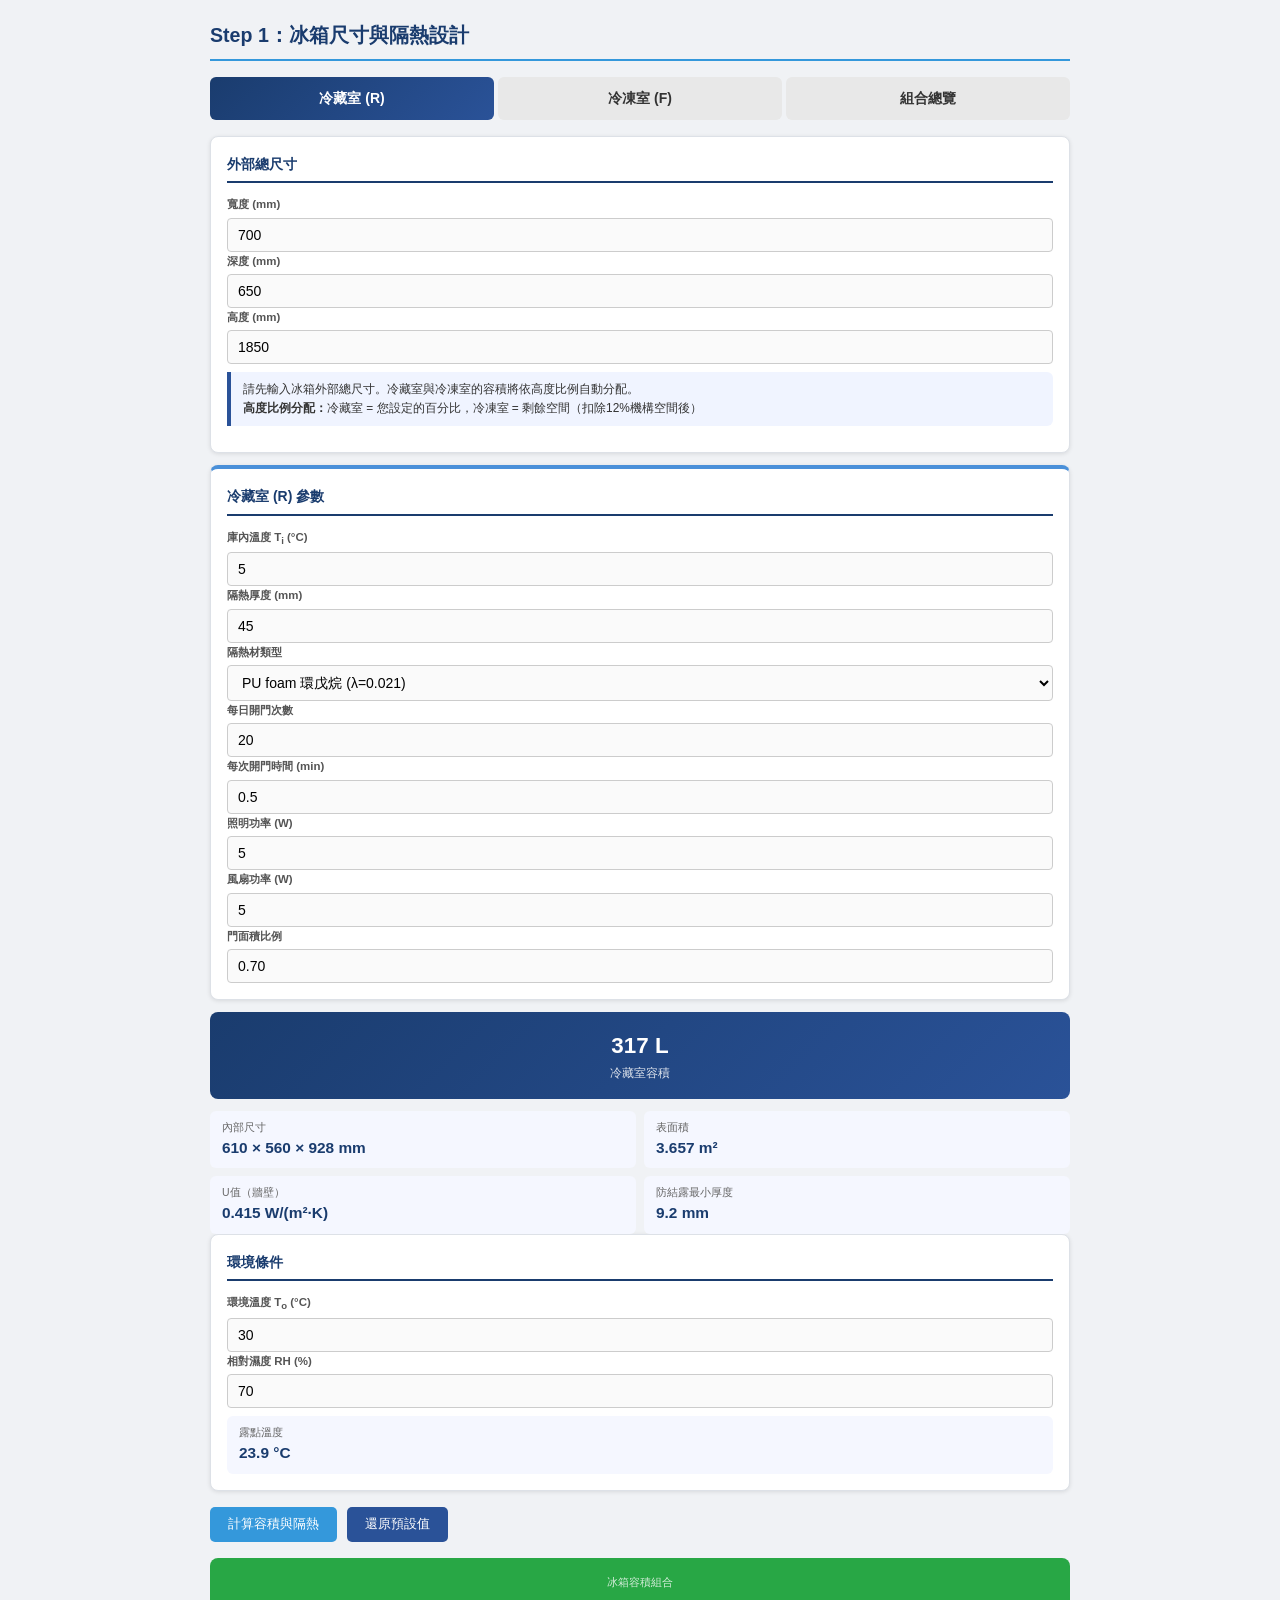
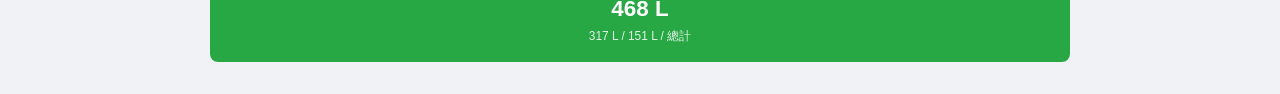
<file: pages/cabinet.html>
<!DOCTYPE html>
<html lang="zh-TW">
<head>
  <meta charset="UTF-8">
  <meta name="viewport" content="width=device-width, initial-scale=1.0">
  <title>Step 1 冰箱尺寸與隔熱 - 冰箱制冷能力計算系統</title>
  <link rel="stylesheet" href="../css/style.css">
  <style>
    .chamber-tabs { display: flex; gap: 4px; margin-bottom: 16px; }
    .chamber-tab { flex: 1; padding: 10px; text-align: center; cursor: pointer; border-radius: 6px; font-weight: 700; background: #e8e8e8; transition: all 0.2s; }
    .chamber-tab.active { background: linear-gradient(135deg,#1a3c6e,#2a5298); color: white; }
    .chamber-panel { display: none; }
    .chamber-panel.active { display: block; }
    .section { background: #fff; border-radius: 8px; padding: 16px; margin-bottom: 12px; box-shadow: 0 1px 4px rgba(0,0,0,0.1); }
    .section-title { font-size: 1em; font-weight: 700; color: #1a3c6e; margin-bottom: 12px; border-bottom: 2px solid #1a3c6e; padding-bottom: 6px; }
    .result-big { text-align: center; padding: 16px; background: linear-gradient(135deg,#1a3c6e,#2a5298); color: white; border-radius: 8px; margin-bottom: 12px; }
    .result-big .vol-display { font-size: 1.6em; font-weight: 800; }
    .result-big .vol-label { font-size: 0.85em; opacity: 0.85; }
    .result-grid { display: grid; grid-template-columns: 1fr 1fr; gap: 8px; }
    .result-item { background: #f5f7ff; padding: 8px 12px; border-radius: 6px; }
    .result-item .label { font-size: 0.75em; color: #666; }
    .result-item .value { font-size: 1.1em; font-weight: 700; color: #1a3c6e; }
    .info-box { background: #f0f4ff; border-left: 4px solid #2a5298; padding: 8px 12px; font-size: 0.85em; border-radius: 0 6px 6px 0; margin-top: 8px; }
    .r-section { border-top: 4px solid #4a90d9; }
    .f-section { border-top: 4px solid #2d6a9f; }
    .total-section { border-top: 4px solid #28a745; }
  </style>
</head>
<body>
<div class="page">
  <h1>Step 1：冰箱尺寸與隔熱設計</h1>

  <!-- 切換 Tab -->
  <div class="chamber-tabs">
    <div class="chamber-tab active" onclick="switchTab('R')">冷藏室 (R)</div>
    <div class="chamber-tab" onclick="switchTab('F')">冷凍室 (F)</div>
    <div class="chamber-tab" onclick="switchTab('total')">組合總覽</div>
  </div>

  <!-- ===== 共用：外部總尺寸 ===== -->
  <div class="section">
    <div class="section-title">外部總尺寸</div>
    <div class="input-row">
      <div class="input-group">
        <label>寬度 (mm)</label>
        <input type="number" id="width_mm" value="700" step="1" min="200" max="1200">
      </div>
      <div class="input-group">
        <label>深度 (mm)</label>
        <input type="number" id="depth_mm" value="650" step="1" min="200" max="1000">
      </div>
      <div class="input-group">
        <label>高度 (mm)</label>
        <input type="number" id="height_mm" value="1850" step="1" min="400" max="2200">
      </div>
    </div>
    <div class="info-box">
      請先輸入冰箱外部總尺寸。冷藏室與冷凍室的容積將依高度比例自動分配。<br>
      <b>高度比例分配：</b>冷藏室 = 您設定的百分比，冷凍室 = 剩餘空間（扣除12%機構空間後）
    </div>
  </div>

  <!-- ===== 冷藏室設定 ===== -->
  <div id="panel-R" class="chamber-panel active">
    <div class="section r-section">
      <div class="section-title">冷藏室 (R) 參數</div>
      <div class="input-group">
        <label>庫內溫度 T<sub>i</sub> (°C)</label>
        <input type="number" id="R_Ti" value="5" step="1" min="-5" max="20">
      </div>
      <div class="input-row">
        <div class="input-group">
          <label>隔熱厚度 (mm)</label>
          <input type="number" id="R_ins_mm" value="45" step="1" min="10" max="150">
        </div>
        <div class="input-group">
          <label>隔熱材類型</label>
          <select id="R_ins_type">
            <option value="PU foam">PU foam (λ=0.022)</option>
            <option value="PU foam (cyclopentane)" selected>PU foam 環戊烷 (λ=0.021)</option>
            <option value="VIP">VIP (λ=0.005)</option>
            <option value="EPS">EPS (λ=0.034)</option>
            <option value="XPS">XPS (λ=0.029)</option>
          </select>
        </div>
      </div>
      <div class="input-row">
        <div class="input-group">
          <label>每日開門次數</label>
          <input type="number" id="R_open_times" value="20" step="1" min="0" max="100">
        </div>
        <div class="input-group">
          <label>每次開門時間 (min)</label>
          <input type="number" id="R_open_min" value="0.5" step="0.1" min="0.1" max="5">
        </div>
      </div>
      <div class="input-row">
        <div class="input-group">
          <label>照明功率 (W)</label>
          <input type="number" id="R_light_W" value="5" step="1" min="0" max="20">
        </div>
        <div class="input-group">
          <label>風扇功率 (W)</label>
          <input type="number" id="R_fan_W" value="5" step="1" min="0" max="30">
        </div>
      </div>
      <div class="input-group">
        <label>門面積比例</label>
        <input type="number" id="R_door_ratio" value="0.70" step="0.05" min="0.3" max="1.0">
      </div>
    </div>

    <div class="result-big">
      <div class="vol-display" id="R_vol_display">- L</div>
      <div class="vol-label">冷藏室容積</div>
    </div>
    <div class="result-grid">
      <div class="result-item">
        <div class="label">內部尺寸</div>
        <div class="value" id="R_inner_dims">-</div>
      </div>
      <div class="result-item">
        <div class="label">表面積</div>
        <div class="value" id="R_A_total">- m²</div>
      </div>
      <div class="result-item">
        <div class="label">U值（牆壁）</div>
        <div class="value" id="R_U_wall">- W/(m²·K)</div>
      </div>
      <div class="result-item">
        <div class="label">防結露最小厚度</div>
        <div class="value" id="R_min_ins">- mm</div>
      </div>
    </div>
  </div>

  <!-- ===== 冷凍室設定 ===== -->
  <div id="panel-F" class="chamber-panel">
    <div class="section f-section">
      <div class="section-title">冷凍室 (F) 參數</div>
      <div class="input-group">
        <label>庫內溫度 T<sub>i</sub> (°C)</label>
        <input type="number" id="F_Ti" value="-18" step="1" min="-35" max="-6">
      </div>
      <div class="input-row">
        <div class="input-group">
          <label>隔熱厚度 (mm)</label>
          <input type="number" id="F_ins_mm" value="60" step="1" min="10" max="200">
        </div>
        <div class="input-group">
          <label>隔熱材類型</label>
          <select id="F_ins_type">
            <option value="PU foam">PU foam (λ=0.022)</option>
            <option value="PU foam (cyclopentane)" selected>PU foam 環戊烷 (λ=0.021)</option>
            <option value="VIP">VIP (λ=0.005)</option>
            <option value="EPS">EPS (λ=0.034)</option>
            <option value="XPS">XPS (λ=0.029)</option>
          </select>
        </div>
      </div>
      <div class="input-row">
        <div class="input-group">
          <label>每日開門次數</label>
          <input type="number" id="F_open_times" value="5" step="1" min="0" max="50">
        </div>
        <div class="input-group">
          <label>每次開門時間 (min)</label>
          <input type="number" id="F_open_min" value="0.3" step="0.1" min="0.1" max="5">
        </div>
      </div>
      <div class="input-row">
        <div class="input-group">
          <label>照明功率 (W)</label>
          <input type="number" id="F_light_W" value="0" step="1" min="0" max="10">
        </div>
        <div class="input-group">
          <label>風扇功率 (W)</label>
          <input type="number" id="F_fan_W" value="2" step="1" min="0" max="20">
        </div>
        <div class="input-group">
          <label>除霜峰值 (W)</label>
          <input type="number" id="F_defrost_W" value="150" step="10" min="0" max="500">
        </div>
      </div>
      <div class="input-row">
        <div class="input-group">
          <label>每日除霜次數</label>
          <input type="number" id="F_defrost_times" value="2" step="1" min="0" max="10">
        </div>
        <div class="input-group">
          <label>每次除霜時間 (min)</label>
          <input type="number" id="F_defrost_min" value="20" step="1" min="0" max="60">
        </div>
      </div>
      <div class="input-group">
        <label>門面積比例</label>
        <input type="number" id="F_door_ratio" value="0.70" step="0.05" min="0.3" max="1.0">
      </div>
    </div>

    <div class="result-big">
      <div class="vol-display" id="F_vol_display">- L</div>
      <div class="vol-label">冷凍室容積</div>
    </div>
    <div class="result-grid">
      <div class="result-item">
        <div class="label">內部尺寸</div>
        <div class="value" id="F_inner_dims">-</div>
      </div>
      <div class="result-item">
        <div class="label">表面積</div>
        <div class="value" id="F_A_total">- m²</div>
      </div>
      <div class="result-item">
        <div class="label">U值（牆壁）</div>
        <div class="value" id="F_U_wall">- W/(m²·K)</div>
      </div>
      <div class="result-item">
        <div class="label">防結露最小厚度</div>
        <div class="value" id="F_min_ins">- mm</div>
      </div>
    </div>
  </div>

  <!-- ===== 環境參數（兩室共用）===== -->
  <div class="section">
    <div class="section-title">環境條件</div>
    <div class="input-row">
      <div class="input-group">
        <label>環境溫度 T<sub>o</sub> (°C)</label>
        <input type="number" id="T_o" value="30" step="1" min="-20" max="60">
      </div>
      <div class="input-group">
        <label>相對濕度 RH (%)</label>
        <input type="number" id="RH" value="70" step="1" min="20" max="100">
      </div>
    </div>
    <div class="result-item" style="margin-top:8px;">
      <div class="label">露點溫度</div>
      <div class="value" id="T_dp_display">- °C</div>
    </div>
  </div>

  <!-- ===== 組合總覽 ===== -->
  <div id="panel-total" class="chamber-panel">
    <div class="section total-section">
      <div class="section-title">總容積分配</div>
      <div class="result-grid" style="grid-template-columns:1fr 1fr 1fr;">
        <div class="result-item" style="background:#e8f4ff;">
          <div class="label">冷藏室容積</div>
          <div class="value" id="t_V_R">- L</div>
        </div>
        <div class="result-item" style="background:#e8f4ff;">
          <div class="label">冷凍室容積</div>
          <div class="value" id="t_V_F">- L</div>
        </div>
        <div class="result-item" style="background:#e8f4ff;">
          <div class="label">總容積</div>
          <div class="value" id="t_V_total">- L</div>
        </div>
      </div>
      <div class="input-group" style="margin-top:12px;">
        <label>冷藏室高度比例 (R/H total, %)</label>
        <input type="number" id="R_height_pct" value="55" step="1" min="30" max="80" onchange="calcAll()">
      </div>
      <div class="info-box">
        等效內容積（台灣能效）：V = V<sub>R</sub> + K × V<sub>F</sub><br>
        三星級：K=1.78 → <strong id="t_V_eq">- L</strong>
      </div>
    </div>
  </div>

  <div class="action-row">
    <button class="btn btn-primary" onclick="calcAll()">計算容積與隔熱</button>
    <button class="btn btn-secondary" onclick="resetDefaults()">還原預設值</button>
  </div>

  <div id="results" style="display:none;">
    <div class="result-big" style="background:linear-gradient(135deg,#28a745,#28a745);margin-top:12px;">
      <div style="font-size:0.8em;opacity:0.8;">冰箱容積組合</div>
      <div class="vol-display" id="final_vol_display">- L</div>
      <div class="vol-label" id="final_vol_desc">冷藏 / 冷凍 / 總計</div>
    </div>
  </div>
</div>

<script src="../js/calculator.js"></script>
<script>
function switchTab(tab) {
  document.querySelectorAll('.chamber-tab').forEach(el => el.classList.remove('active'));
  document.querySelectorAll('.chamber-panel').forEach(el => el.classList.remove('active'));
  document.querySelector(`.chamber-tab:nth-child(${tab === 'R' ? 1 : tab === 'F' ? 2 : 3})`).classList.add('active');
  document.getElementById('panel-' + tab).classList.add('active');
}

function calcAll() {
  const W = parseFloat(document.getElementById('width_mm').value) || 700;
  const D = parseFloat(document.getElementById('depth_mm').value) || 650;
  const H = parseFloat(document.getElementById('height_mm').value) || 1850;
  const R_pct = parseFloat(document.getElementById('R_height_pct').value) / 100 || 0.55;
  const T_o = parseFloat(document.getElementById('T_o').value) || 30;
  const RH = parseFloat(document.getElementById('RH').value) || 70;
  const T_dp = RefrigCalc.calcDewPoint(T_o, RH);

  document.getElementById('T_dp_display').textContent = T_dp.toFixed(1) + ' °C';

  // 冷藏室參數
  const R_Ti = parseFloat(document.getElementById('R_Ti').value) || 5;
  const R_ins_mm = parseFloat(document.getElementById('R_ins_mm').value) || 45;
  const R_ins_type = document.getElementById('R_ins_type').value;
  const R_lambda = RefrigCalc.INSULATION_TYPES[R_ins_type]?.lambda || 0.021;
  const R_open_times = (() => { const v = parseFloat(document.getElementById('R_open_times').value); return isNaN(v) ? 20 : v; })();
  const R_open_min = (() => { const v = parseFloat(document.getElementById('R_open_min').value); return isNaN(v) ? 0.5 : v; })();
  const R_light_W = parseFloat(document.getElementById('R_light_W').value) || 5;
  const R_fan_W = parseFloat(document.getElementById('R_fan_W').value) || 5;
  const R_door_ratio = parseFloat(document.getElementById('R_door_ratio').value) || 0.7;

  // 冷凍室參數
  const F_Ti = parseFloat(document.getElementById('F_Ti').value) || -18;
  const F_ins_mm = parseFloat(document.getElementById('F_ins_mm').value) || 60;
  const F_ins_type = document.getElementById('F_ins_type').value;
  const F_lambda = RefrigCalc.INSULATION_TYPES[F_ins_type]?.lambda || 0.021;
  const F_open_times = (() => { const v = parseFloat(document.getElementById('F_open_times').value); return isNaN(v) ? 5 : v; })();
  const F_open_min = (() => { const v = parseFloat(document.getElementById('F_open_min').value); return isNaN(v) ? 0.3 : v; })();
  const F_light_W = parseFloat(document.getElementById('F_light_W').value) || 0;
  const F_fan_W = parseFloat(document.getElementById('F_fan_W').value) || 2;
  const F_defrost_W = parseFloat(document.getElementById('F_defrost_W').value) || 150;
  const F_defrost_times = parseFloat(document.getElementById('F_defrost_times').value) || 2;
  const F_defrost_min = parseFloat(document.getElementById('F_defrost_min').value) || 20;
  const F_door_ratio = parseFloat(document.getElementById('F_door_ratio').value) || 0.7;

  // 內部高度分配：冷藏室 = 用戶指定的%高度，機構空間 12%（固定），其餘為冷凍室
  const H_mech = H * 0.12;
  const H_R = H * R_pct;    // 冷藏室高度 = 設定百分比
  const H_F = H - H_R - H_mech;  // 冷凍室 = 扣掉冷藏室+機構後的空間

  // 各艙室外部尺寸（與總尺寸相同，只差在高度）
  const dims_R = { w: W, d: D, h: Math.max(50, H_R) };
  const dims_F = { w: W, d: D, h: Math.max(50, H_F) };

  // 容積計算（使用 calcVolumeV2 邏輯）
  const V_R = Math.max(10, W - 2*R_ins_mm) * Math.max(10, D - 2*R_ins_mm) * Math.max(10, H_R - 2*R_ins_mm) / 1e6;
  const V_F = Math.max(10, W - 2*F_ins_mm) * Math.max(10, D - 2*F_ins_mm) * Math.max(10, H_F - 2*F_ins_mm) / 1e6;
  const V_total = V_R + V_F;

  // 冷藏室結果
  const R_wall = RefrigCalc.calcCompartmentWallLoad(dims_R, R_ins_mm, R_lambda, R_Ti, T_o, R_door_ratio);
  const R_min_ins = RefrigCalc.calcMinInsulation(T_o, R_Ti, T_dp);
  document.getElementById('R_vol_display').textContent = V_R.toFixed(0) + ' L';
  document.getElementById('R_inner_dims').textContent = `${Math.round(dims_R.w - 2*R_ins_mm)} × ${Math.round(dims_R.d - 2*R_ins_mm)} × ${Math.round(dims_R.h - 2*R_ins_mm)} mm`;
  document.getElementById('R_A_total').textContent = R_wall.A_total_m2 + ' m²';
  document.getElementById('R_U_wall').textContent = R_wall.U_wall + ' W/(m²·K)';
  document.getElementById('R_min_ins').textContent = R_min_ins.toFixed(1) + ' mm';

  // 冷凍室結果
  const F_wall = RefrigCalc.calcCompartmentWallLoad(dims_F, F_ins_mm, F_lambda, F_Ti, T_o, F_door_ratio);
  const F_min_ins = RefrigCalc.calcMinInsulation(T_o, F_Ti, T_dp);
  document.getElementById('F_vol_display').textContent = V_F.toFixed(0) + ' L';
  document.getElementById('F_inner_dims').textContent = `${Math.round(dims_F.w - 2*F_ins_mm)} × ${Math.round(dims_F.d - 2*F_ins_mm)} × ${Math.round(dims_F.h - 2*F_ins_mm)} mm`;
  document.getElementById('F_A_total').textContent = F_wall.A_total_m2 + ' m²';
  document.getElementById('F_U_wall').textContent = F_wall.U_wall + ' W/(m²·K)';
  document.getElementById('F_min_ins').textContent = F_min_ins.toFixed(1) + ' mm';

  // 總覽
  document.getElementById('t_V_R').textContent = V_R.toFixed(0) + ' L';
  document.getElementById('t_V_F').textContent = V_F.toFixed(0) + ' L';
  document.getElementById('t_V_total').textContent = V_total.toFixed(0) + ' L';
  document.getElementById('t_V_eq').textContent = (V_R + 1.78 * V_F).toFixed(0) + ' L';

  // 最終結果
  document.getElementById('final_vol_display').textContent = V_total.toFixed(0) + ' L';
  document.getElementById('final_vol_desc').textContent = `${V_R.toFixed(0)} L / ${V_F.toFixed(0)} L / 總計`;
  document.getElementById('results').style.display = 'block';

  // 儲存到 localStorage（包含所有顯示值）
  const saved = {
    // === 使用者輸入 ===
    width_mm: W, depth_mm: D, height_mm: H,
    T_o, RH, T_dp,
    R_pct,
    // === 冷藏室參數 ===
    R: {
      Ti: R_Ti, ins_mm: R_ins_mm, ins_type: R_ins_type,
      open_times: R_open_times, open_min: R_open_min,
      light_W: R_light_W, fan_W: R_fan_W,
      door_ratio: R_door_ratio,
    },
    // === 冷凍室參數 ===
    F: {
      Ti: F_Ti, ins_mm: F_ins_mm, ins_type: F_ins_type,
      open_times: F_open_times, open_min: F_open_min,
      light_W: F_light_W, fan_W: F_fan_W,
      defrost_W: F_defrost_W, defrost_times: F_defrost_times, defrost_min: F_defrost_min,
      door_ratio: F_door_ratio,
    },
    // === 容積與幾何 ===
    vol: {
      V_R: V_R.toFixed(1), V_F: V_F.toFixed(1), V_total: V_total.toFixed(1),
      H_R: H_R.toFixed(0), H_F: H_F.toFixed(0), H_mech: H_mech.toFixed(0),
      V_eq: (V_R + 1.78 * V_F).toFixed(1),
      inner_R: { w: Math.round(dims_R.w - 2*R_ins_mm), d: Math.round(dims_R.d - 2*R_ins_mm), h: Math.round(dims_R.h - 2*R_ins_mm) },
      inner_F: { w: Math.round(dims_F.w - 2*F_ins_mm), d: Math.round(dims_F.d - 2*F_ins_mm), h: Math.round(dims_F.h - 2*F_ins_mm) },
    },
    // === 牆體熱負荷 ===
    wall_R: {
      Q_W: R_wall.Q_W, U_wall: R_wall.U_wall, U_door: R_wall.U_door,
      A_total_m2: R_wall.A_total_m2, deltaT: R_wall.deltaT,
    },
    wall_F: {
      Q_W: F_wall.Q_W, U_wall: F_wall.U_wall, U_door: F_wall.U_door,
      A_total_m2: F_wall.A_total_m2, deltaT: F_wall.deltaT,
    },
    // === 防結露最小厚度 ===
    min_ins: { R_mm: R_min_ins.toFixed(1), F_mm: F_min_ins.toFixed(1) },
  };
  localStorage.setItem('refrig_calc', JSON.stringify(saved));
}

function resetDefaults() {
  const defaults = [
    ['width_mm','700'],['depth_mm','650'],['height_mm','1850'],
    ['T_o','30'],['RH','70'],
    ['R_Ti','5'],['R_ins_mm','45'],['R_ins_type','PU foam (cyclopentane)'],
    ['R_open_times','20'],['R_open_min','0.5'],
    ['R_light_W','5'],['R_fan_W','5'],['R_door_ratio','0.7'],
    ['F_Ti','-18'],['F_ins_mm','60'],['F_ins_type','PU foam (cyclopentane)'],
    ['F_open_times','5'],['F_open_min','0.3'],
    ['F_light_W','0'],['F_fan_W','2'],['F_defrost_W','150'],
    ['F_defrost_times','2'],['F_defrost_min','20'],['F_door_ratio','0.7'],
    ['R_height_pct','62'],
  ];
  defaults.forEach(([id, val]) => {
    const el = document.getElementById(id);
    if (el) el.value = val;
  });
  calcAll();
}

window.addEventListener('load', () => {
  const saved = JSON.parse(localStorage.getItem('refrig_calc') || '{}');
  if (saved.width_mm) {
    ['width_mm','depth_mm','height_mm','T_o','RH','R_Ti','R_ins_mm',
     'R_open_times','R_open_min','R_light_W','R_fan_W','R_door_ratio',
     'F_Ti','F_ins_mm','F_open_times','F_open_min',
     'F_light_W','F_fan_W','F_defrost_W','F_defrost_times','F_defrost_min',
     'F_door_ratio','R_height_pct'].forEach(id => {
      const el = document.getElementById(id);
      if (el && saved[id] !== undefined) el.value = saved[id];
    });
    if (saved.R?.ins_type) document.getElementById('R_ins_type').value = saved.R.ins_type;
    if (saved.F?.ins_type) document.getElementById('F_ins_type').value = saved.F.ins_type;
    const defrostSrc = saved.F?.defrost_W != null ? saved.F : saved.R;
    if (defrostSrc) {
      const map = [
        ['F_defrost_W', 'defrost_W'], ['F_defrost_times', 'defrost_times'], ['F_defrost_min', 'defrost_min'],
      ];
      map.forEach(([id, key]) => {
        const el = document.getElementById(id);
        if (el && defrostSrc[key] != null) el.value = defrostSrc[key];
      });
    }
    calcAll();
  } else {
    calcAll();
  }
});
</script>
</body>
</html>
</file>
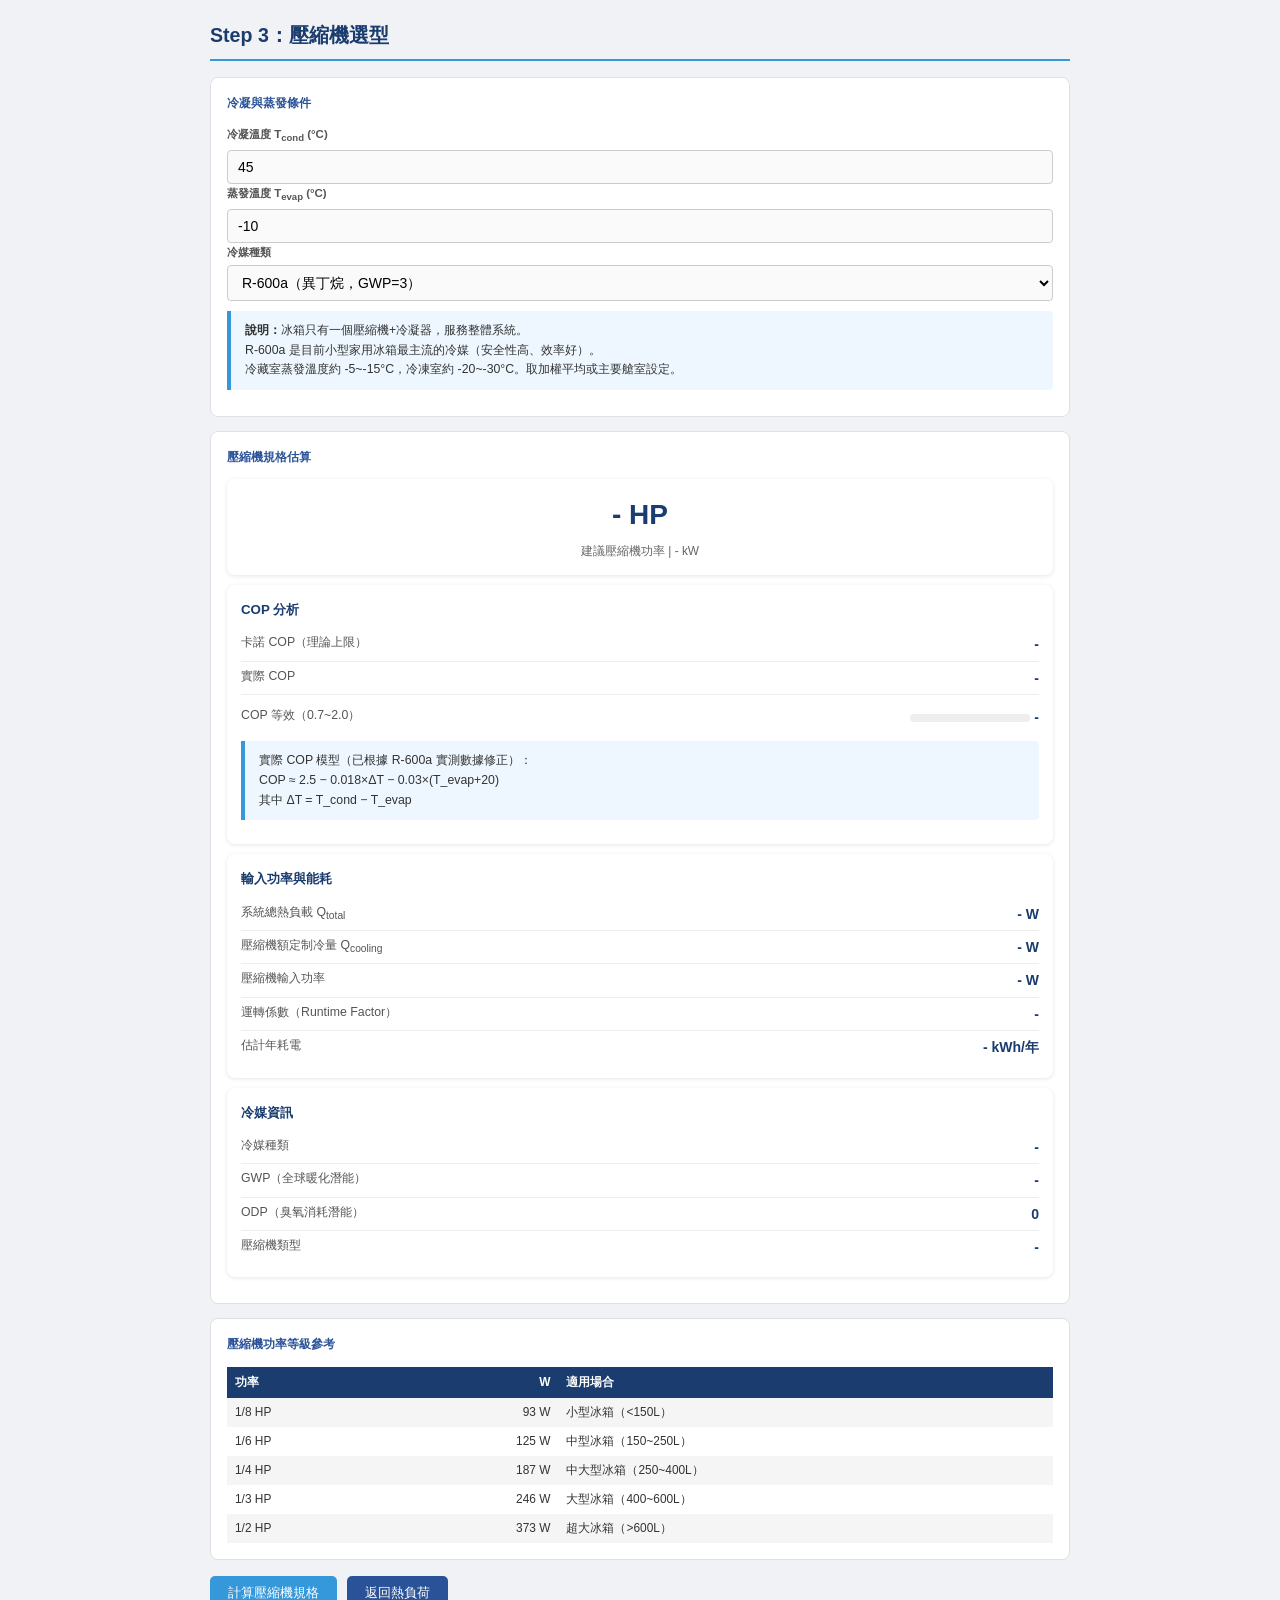
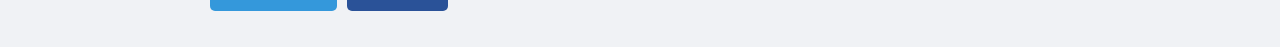
<file: pages/compressor.html>
<!DOCTYPE html>
<html lang="zh-TW">
<head>
  <meta charset="UTF-8">
  <meta name="viewport" content="width=device-width, initial-scale=1.0">
  <title>Step 3 壓縮機選型 - 冰箱制冷能力計算系統</title>
  <link rel="stylesheet" href="../css/style.css">
  <style>
    .comp-result { background: #fff; border-radius: 8px; padding: 14px; margin-bottom: 10px; box-shadow: 0 1px 4px rgba(0,0,0,0.1); }
    .comp-result h3 { color: #1a3c6e; font-size: 0.95em; margin: 0 0 8px 0; }
    .result-row { display: flex; justify-content: space-between; padding: 5px 0; border-bottom: 1px solid #eee; }
    .result-row:last-child { border-bottom: none; }
    .result-row .key { color: #555; font-size: 0.88em; }
    .result-row .val { font-weight: 700; color: #1a3c6e; }
    .big-number { font-size: 2em; font-weight: 800; text-align: center; color: #1a3c6e; }
    .big-number small { font-size: 0.4em; color: #666; }
    .cop-bar { height: 8px; background: #eee; border-radius: 4px; margin: 4px 0; overflow: hidden; }
    .cop-bar-fill { height: 100%; background: linear-gradient(90deg,#ff4444,#ffaa00,#44cc44); border-radius: 4px; transition: width 0.5s; }
    .ref-badge { display: inline-block; padding: 2px 8px; border-radius: 10px; font-size: 0.75em; font-weight: 700; }
    .ref-r600a { background: #e8f5e9; color: #2e7d32; }
    .ref-r290 { background: #e3f2fd; color: #1565c0; }
    .ref-r134a { background: #fff3e0; color: #e65100; }
  </style>
</head>
<body>
<div class="page">
  <h1>Step 3：壓縮機選型</h1>

  <div class="section">
    <div class="section-title">冷凝與蒸發條件</div>
    <div class="input-row">
      <div class="input-group">
        <label>冷凝溫度 T<sub>cond</sub> (°C)</label>
        <input type="number" id="T_cond" value="45" step="1" min="30" max="70">
      </div>
      <div class="input-group">
        <label>蒸發溫度 T<sub>evap</sub> (°C)</label>
        <input type="number" id="T_evap" value="-10" step="1" min="-35" max="5">
      </div>
      <div class="input-group">
        <label>冷媒種類</label>
        <select id="refrigerant">
          <option value="R-600a" selected>R-600a（異丁烷，GWP=3）</option>
          <option value="R-290">R-290（丙烷，GWP=3）</option>
          <option value="R-134a">R-134a（GWP=1430）</option>
          <option value="R-410A">R-410A（GWP=2088）</option>
        </select>
      </div>
    </div>
    <div class="info-box">
      <b>說明：</b>冰箱只有一個壓縮機+冷凝器，服務整體系統。<br>
      R-600a 是目前小型家用冰箱最主流的冷媒（安全性高、效率好）。<br>
      冷藏室蒸發溫度約 -5~-15°C，冷凍室約 -20~-30°C。取加權平均或主要艙室設定。
    </div>
  </div>

  <div class="section">
    <div class="section-title">壓縮機規格估算</div>
    <div class="comp-result">
      <div class="big-number" id="disp_HP">- HP</div>
      <div style="text-align:center;font-size:0.85em;color:#666;margin-top:4px;">建議壓縮機功率 | <span id="disp_kW">- kW</span></div>
    </div>

    <div class="comp-result">
      <h3>COP 分析</h3>
      <div class="result-row"><span class="key">卡諾 COP（理論上限）</span><span class="val" id="disp_COP_carnot">-</span></div>
      <div class="result-row"><span class="key">實際 COP</span><span class="val" id="disp_COP_actual">-</span></div>
      <div style="margin-top:6px;">
        <div class="result-row"><span class="key">COP 等效（0.7~2.0）</span>
          <span class="val">
            <span class="cop-bar" style="width:120px;display:inline-block;vertical-align:middle;">
              <span class="cop-bar-fill" id="cop_bar_fill" style="width:0%"></span>
            </span>
            <span id="disp_COP_pct">-</span>
          </span>
        </div>
      </div>
      <div class="info-box" style="margin-top:8px;">
        實際 COP 模型（已根據 R-600a 實測數據修正）：<br>
        COP ≈ 2.5 − 0.018×ΔT − 0.03×(T_evap+20)<br>
        其中 ΔT = T_cond − T_evap
      </div>
    </div>

    <div class="comp-result">
      <h3>輸入功率與能耗</h3>
      <div class="result-row"><span class="key">系統總熱負載 Q<sub>total</sub></span><span class="val" id="disp_Q_total">- W</span></div>
      <div class="result-row"><span class="key">壓縮機額定制冷量 Q<sub>cooling</sub></span><span class="val" id="disp_Q_cooling">- W</span></div>
      <div class="result-row"><span class="key">壓縮機輸入功率</span><span class="val" id="disp_P_in">- W</span></div>
      <div class="result-row"><span class="key">運轉係數（Runtime Factor）</span><span class="val" id="disp_runtime">-</span></div>
      <div class="result-row"><span class="key">估計年耗電</span><span class="val" id="disp_AE">- kWh/年</span></div>
    </div>

    <div class="comp-result">
      <h3>冷媒資訊</h3>
      <div class="result-row"><span class="key">冷媒種類</span><span class="val" id="disp_ref">-</span></div>
      <div class="result-row"><span class="key">GWP（全球暖化潛能）</span><span class="val" id="disp_GWP">-</span></div>
      <div class="result-row"><span class="key">ODP（臭氧消耗潛能）</span><span class="val" id="disp_ODP">0</span></div>
      <div class="result-row"><span class="key">壓縮機類型</span><span class="val" id="disp_comp_type">-</span></div>
    </div>
  </div>

  <div class="section">
    <div class="section-title">壓縮機功率等級參考</div>
    <table style="width:100%;border-collapse:collapse;font-size:0.85em;">
      <tr style="background:#1a3c6e;color:white;">
        <th style="padding:6px 8px;text-align:left;">功率</th>
        <th style="padding:6px 8px;text-align:right;">W</th>
        <th style="padding:6px 8px;text-align:left;">適用場合</th>
      </tr>
      <tr style="background:#f5f5f5;"><td style="padding:5px 8px;">1/8 HP</td><td style="padding:5px 8px;text-align:right;">93 W</td><td style="padding:5px 8px;">小型冰箱（&lt;150L）</td></tr>
      <tr><td style="padding:5px 8px;">1/6 HP</td><td style="padding:5px 8px;text-align:right;">125 W</td><td style="padding:5px 8px;">中型冰箱（150~250L）</td></tr>
      <tr style="background:#f5f5f5;"><td style="padding:5px 8px;">1/4 HP</td><td style="padding:5px 8px;text-align:right;">187 W</td><td style="padding:5px 8px;">中大型冰箱（250~400L）</td></tr>
      <tr><td style="padding:5px 8px;">1/3 HP</td><td style="padding:5px 8px;text-align:right;">246 W</td><td style="padding:5px 8px;">大型冰箱（400~600L）</td></tr>
      <tr style="background:#f5f5f5;"><td style="padding:5px 8px;">1/2 HP</td><td style="padding:5px 8px;text-align:right;">373 W</td><td style="padding:5px 8px;">超大冰箱（&gt;600L）</td></tr>
    </table>
  </div>

  <div class="action-row">
    <button class="btn btn-primary" onclick="calcCompressor()">計算壓縮機規格</button>
    <button class="btn btn-secondary" onclick="parent.goTo('cooling_load')">返回熱負荷</button>
  </div>
</div>

<script src="../js/calculator.js"></script>
<script>
function getSavedData() { return JSON.parse(localStorage.getItem('refrig_calc') || '{}'); }

function calcCompressor() {
  const s = getSavedData();
  if (!s.Q) { alert('請先完成 Step 1 和 Step 2'); return; }

  const T_cond = parseFloat(document.getElementById('T_cond').value) || 45;
  const T_evap = parseFloat(document.getElementById('T_evap').value) || -10;
  const ref = document.getElementById('refrigerant').value;
  const Q_total = parseFloat(s.Q.Q_total);
  const runtime_factor = RefrigCalc.getRuntimeFactor(s.F?.Ti);
  const Q_cooling_W = RefrigCalc.calcRatedCoolingCapacity(Q_total, runtime_factor);

  const result = RefrigCalc.calcCompressorSpecV2(Q_cooling_W, T_evap, T_cond, ref);

  // COP 卡諾
  const T_evap_K = T_evap + 273.15;
  const T_cond_K = T_cond + 273.15;
  const COP_carnot = T_evap_K / (T_cond_K - T_evap_K);

  // COP 顯示
  const copFill = ((result.COP_actual - 0.7) / (2.0 - 0.7)) * 100;
  document.getElementById('cop_bar_fill').style.width = Math.min(100, Math.max(0, copFill)) + '%';
  document.getElementById('disp_COP_pct').textContent = result.COP_actual.toFixed(2) + ' / 2.0';
  document.getElementById('disp_COP_carnot').textContent = COP_carnot.toFixed(2);
  document.getElementById('disp_COP_actual').textContent = result.COP_actual.toFixed(2);

  // 功率顯示
  document.getElementById('disp_HP').textContent = result.P_HP + ' HP';
  document.getElementById('disp_kW').textContent = result.P_kW + ' kW';
  document.getElementById('disp_Q_total').textContent = Q_total.toFixed(1) + ' W';
  document.getElementById('disp_Q_cooling').textContent = result.Q_cooling_W + ' W';
  document.getElementById('disp_P_in').textContent = result.P_input_W + ' W';

  // 年耗電
  const AE = (parseFloat(result.P_input_W) / 1000) * 24 * 365 * runtime_factor;
  document.getElementById('disp_runtime').textContent = runtime_factor;
  document.getElementById('disp_AE').textContent = Math.round(AE) + ' kWh/年';

  // 冷媒顯示
  const refData = RefrigCalc.REFRIGERANTS[ref];
  document.getElementById('disp_ref').innerHTML = `<span class="ref-badge ref-${ref.toLowerCase().replace('-','')}">${ref}</span> ${refData?.name || ''}`;
  document.getElementById('disp_GWP').textContent = String(refData?.GWP ?? '-');
  document.getElementById('disp_ODP').textContent = String(refData?.ODP ?? 0);
  document.getElementById('disp_comp_type').textContent = result.compressorDesc;

  // 儲存（注意：報告頁讀取 T_cond_C / T_evap_C）
  s.compressor = {
    T_cond_C: T_cond, T_evap_C: T_evap, refrigerant: ref,
    Q_total_W: parseFloat(Q_total.toFixed(2)),
    runtime_factor,
    AE_kWh_year: Math.round(AE),
    ...result,
  };
  localStorage.setItem('refrig_calc', JSON.stringify(s));
}

window.addEventListener('load', calcCompressor);
</script>
</body>
</html>
</file>
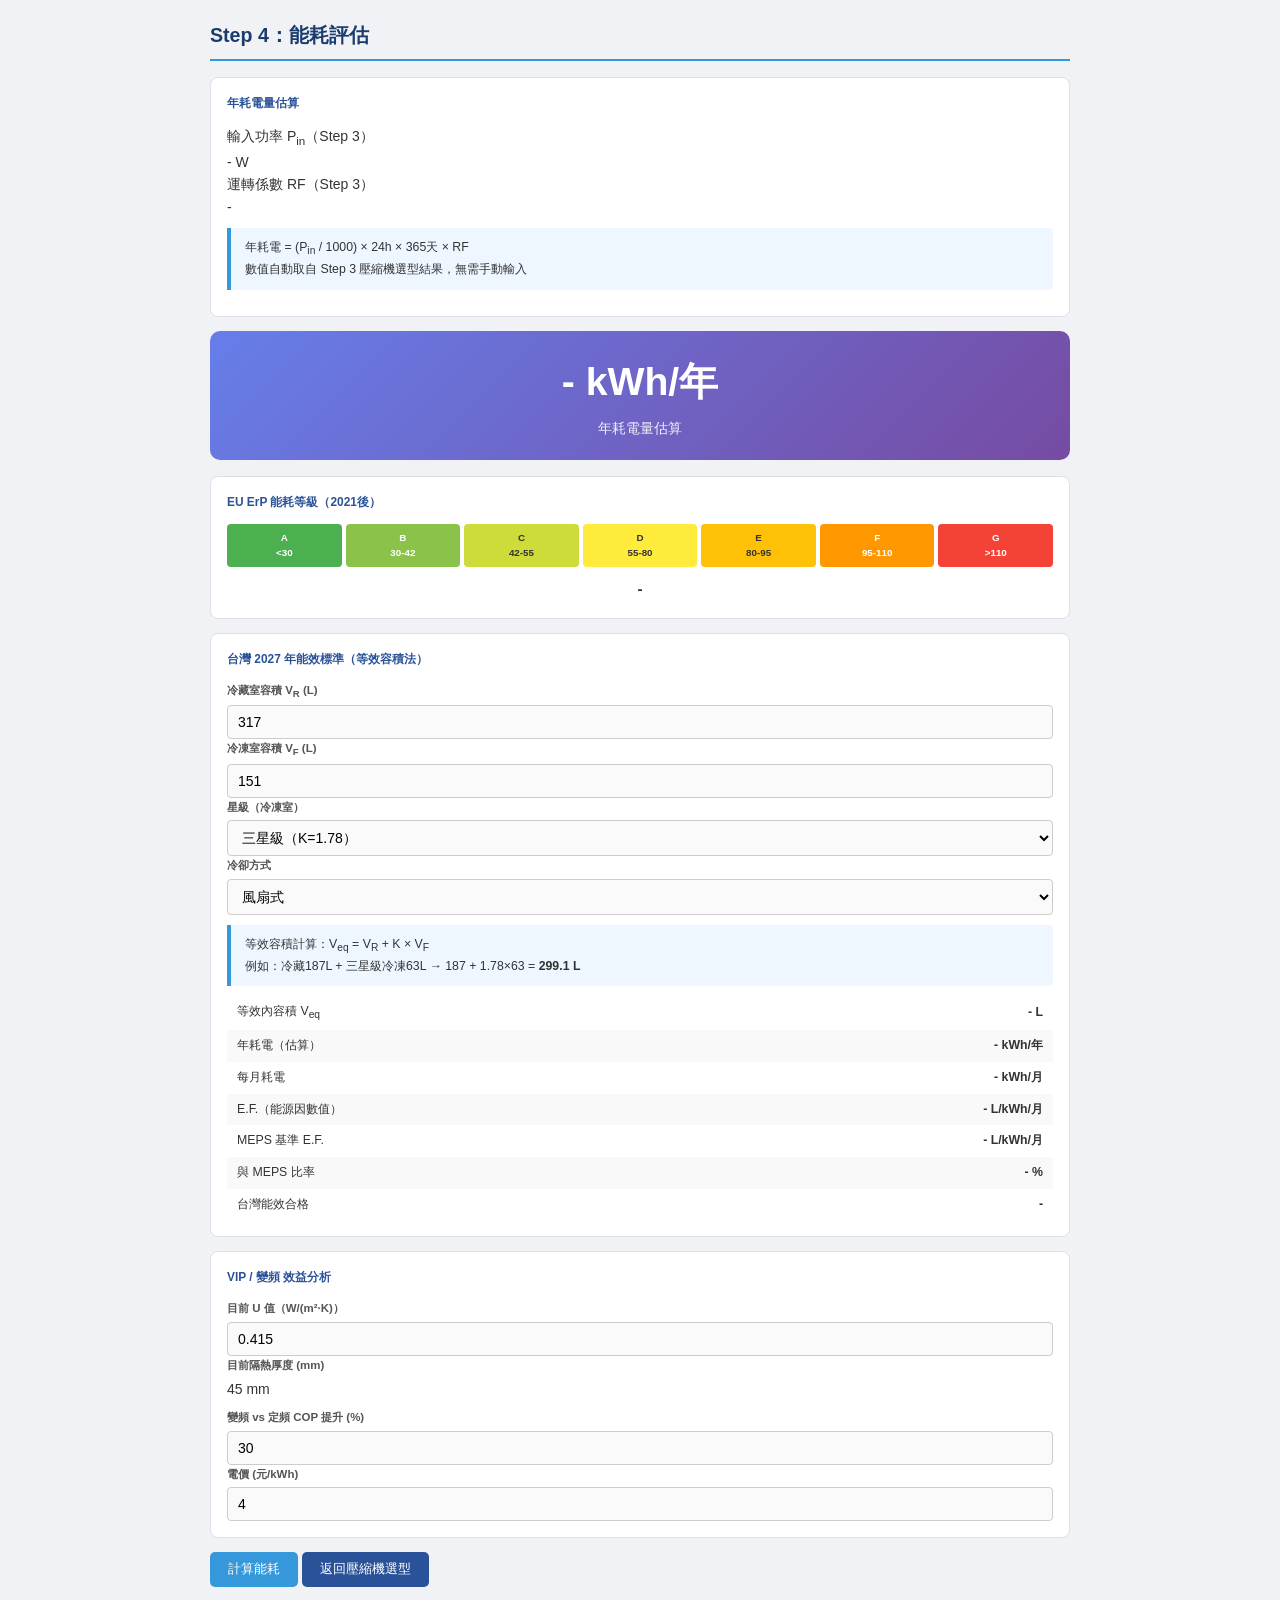
<file: pages/energy.html>
<!DOCTYPE html>
<html lang="zh-TW">
<head>
  <meta charset="UTF-8">
  <meta name="viewport" content="width=device-width, initial-scale=1.0">
  <title>Step 4 能耗評估 - 冰箱制冷能力計算系統</title>
  <link rel="stylesheet" href="../css/style.css">
  <style>
    .energy-big { text-align: center; padding: 20px; background: linear-gradient(135deg, #667eea, #764ba2); color: white; border-radius: 10px; margin-bottom: 16px; }
    .energy-big .number { font-size: 2.8em; font-weight: 800; }
    .energy-big .label { font-size: 1em; opacity: 0.9; margin-top: 4px; }
    .grade-bar { display: flex; gap: 4px; margin: 10px 0; }
    .grade { flex: 1; text-align: center; padding: 6px 2px; border-radius: 4px; font-size: 0.7em; font-weight: 700; color: white; }
    .grade-a { background: #4caf50; } .grade-b { background: #8bc34a; } .grade-c { background: #cddc39; color:#333; }
    .grade-d { background: #ffeb3b; color:#333; } .grade-e { background: #ffc107; color:#333; }
    .grade-f { background: #ff9800; } .grade-g { background: #f44336; }
    .grade.active { box-shadow: 0 0 0 3px #1a3c6e; }
    .result-table { width: 100%; border-collapse: collapse; font-size: 0.88em; }
    .result-table tr:nth-child(even) { background: #f9f9f9; }
    .result-table td { padding: 6px 10px; }
    .result-table td:last-child { text-align: right; font-weight: 700; }
    .pass-ok { color: #2e7d32; font-weight: 800; }
    .pass-fail { color: #c62828; font-weight: 800; }
  </style>
</head>
<body>
<div class="page">
  <h1>Step 4：能耗評估</h1>

  <div class="section">
    <div class="section-title">年耗電量估算</div>
    <div class="result-grid" style="grid-template-columns:1fr 1fr;margin-bottom:10px;">
      <div class="result-item">
        <div class="label">輸入功率 P<sub>in</sub>（Step 3）</div>
        <div class="value" id="disp_P_input">- W</div>
      </div>
      <div class="result-item">
        <div class="label">運轉係數 RF（Step 3）</div>
        <div class="value" id="disp_runtime">-</div>
      </div>
    </div>
    <div class="info-box">
      年耗電 = (P<sub>in</sub> / 1000) × 24h × 365天 × RF<br>
      數值自動取自 Step 3 壓縮機選型結果，無需手動輸入
    </div>
  </div>

  <div class="energy-big">
    <div class="number" id="disp_AE">- kWh/年</div>
    <div class="label">年耗電量估算</div>
  </div>

  <div class="section">
    <div class="section-title">EU ErP 能耗等級（2021後）</div>
    <div class="grade-bar" id="erp_grade_bar">
      <div class="grade grade-a">A<br>&lt;30</div>
      <div class="grade grade-b">B<br>30-42</div>
      <div class="grade grade-c">C<br>42-55</div>
      <div class="grade grade-d">D<br>55-80</div>
      <div class="grade grade-e">E<br>80-95</div>
      <div class="grade grade-f">F<br>95-110</div>
      <div class="grade grade-g">G<br>&gt;110</div>
    </div>
    <div style="text-align:center;margin-top:8px;font-weight:700;font-size:1.1em;" id="erp_result">-</div>
  </div>

  <div class="section">
    <div class="section-title">台灣 2027 年能效標準（等效容積法）</div>
    <div class="input-row">
      <div class="input-group">
        <label>冷藏室容積 V<sub>R</sub> (L)</label>
        <input type="number" id="tw_V_R" value="200" step="1" min="10">
      </div>
      <div class="input-group">
        <label>冷凍室容積 V<sub>F</sub> (L)</label>
        <input type="number" id="tw_V_F" value="60" step="1" min="5">
      </div>
    </div>
    <div class="input-row">
      <div class="input-group">
        <label>星級（冷凍室）</label>
        <select id="tw_star">
          <option value="2">二星級（K=1.56）</option>
          <option value="2.5">超二星級（K=1.67）</option>
          <option value="3" selected>三星級（K=1.78）</option>
          <option value="4">四星級（K=1.78）</option>
        </select>
      </div>
      <div class="input-group">
        <label>冷卻方式</label>
        <select id="tw_cool_type">
          <option value="fan" selected>風扇式</option>
          <option value="static">直冷式</option>
        </select>
      </div>
    </div>
    <div class="info-box">
      等效容積計算：V<sub>eq</sub> = V<sub>R</sub> + K × V<sub>F</sub><br>
      例如：冷藏187L + 三星級冷凍63L → 187 + 1.78×63 = <strong id="tw_V_eq_disp">299.1 L</strong>
    </div>
    <table class="result-table" style="margin-top:10px;">
      <tr><td>等效內容積 V<sub>eq</sub></td><td id="r_tw_V_eq">- L</td></tr>
      <tr><td>年耗電（估算）</td><td id="r_tw_AE">- kWh/年</td></tr>
      <tr><td>每月耗電</td><td id="r_tw_monthly">- kWh/月</td></tr>
      <tr><td>E.F.（能源因數值）</td><td id="r_tw_EF_actual">- L/kWh/月</td></tr>
      <tr><td>MEPS 基準 E.F.</td><td id="r_tw_EF_base">- L/kWh/月</td></tr>
      <tr><td>與 MEPS 比率</td><td id="r_tw_ratio">- %</td></tr>
      <tr><td>台灣能效合格</td><td id="r_tw_pass">-</td></tr>
    </table>
  </div>

  <div class="section">
    <div class="section-title">VIP / 變頻 效益分析</div>
    <div class="input-row">
      <div class="input-group">
        <label>目前 U 值（W/(m²·K)）</label>
        <input type="number" id="vip_U" value="0.35" step="0.01" min="0.01">
      </div>
      <div class="input-group">
        <label>目前隔熱厚度 (mm)</label>
        <span id="vip_ins_disp" class="value-display">-</span>
      </div>
    </div>
    <div id="vip_result" style="display:none;">
      <table class="result-table">
        <tr><td>VIP 節省厚度</td><td id="r_vip_save">- mm</td></tr>
        <tr><td>VIP 節省比例</td><td id="r_vip_pct">- %</td></tr>
        <tr><td>VIP 所需厚度</td><td id="r_vip_needed">- mm</td></tr>
      </table>
    </div>
    <div class="input-row" style="margin-top:8px;">
      <div class="input-group">
        <label>變頻 vs 定頻 COP 提升 (%)</label>
        <input type="number" id="inv_pct" value="30" step="5" min="0" max="100">
      </div>
      <div class="input-group">
        <label>電價 (元/kWh)</label>
        <input type="number" id="elec_price" value="4" step="0.1" min="1">
      </div>
    </div>
    <div id="inv_result" style="display:none;margin-top:8px;">
      <table class="result-table">
        <tr><td>變頻節省電費/年</td><td id="r_inv_save">- 元/年</td></tr>
        <tr><td>每升耗電</td><td id="r_per_L">- kWh/L/年</td></tr>
      </table>
    </div>
  </div>

    <button class="btn btn-primary" onclick="calcEnergy()">計算能耗</button>
    <button class="btn btn-secondary" onclick="parent.goTo('compressor')">返回壓縮機選型</button>
  </div>
</div>

<script src="../js/calculator.js"></script>
<script>
// ErP 等級（高亮）
function updateErPGrade(ei) {
  document.querySelectorAll('.grade-bar .grade').forEach(el => el.classList.remove('active'));
  if (ei < 30) document.querySelector('.grade-a').classList.add('active');
  else if (ei < 42) document.querySelector('.grade-b').classList.add('active');
  else if (ei < 55) document.querySelector('.grade-c').classList.add('active');
  else if (ei < 80) document.querySelector('.grade-d').classList.add('active');
  else if (ei < 95) document.querySelector('.grade-e').classList.add('active');
  else if (ei < 110) document.querySelector('.grade-f').classList.add('active');
  else document.querySelector('.grade-g').classList.add('active');
}

function getSavedData() { return JSON.parse(localStorage.getItem('refrig_calc') || '{}'); }

/** 從 Step 3 壓縮機選型讀取 P_in 與運轉係數 */
function getCompressorEnergyParams(s) {
  const c = s.compressor;
  if (!c?.P_input_W) return null;
  const P_input_W = parseFloat(c.P_input_W);
  const runtime_factor = c.runtime_factor != null
    ? parseFloat(c.runtime_factor)
    : RefrigCalc.getRuntimeFactor(s.F?.Ti);
  if (!Number.isFinite(P_input_W) || P_input_W <= 0) return null;
  return { P_input_W, runtime_factor };
}

function syncFromCompressor() {
  const s = getSavedData();
  const params = getCompressorEnergyParams(s);
  const pEl = document.getElementById('disp_P_input');
  const rEl = document.getElementById('disp_runtime');
  if (!params) {
    if (pEl) pEl.textContent = '（請先完成 Step 3）';
    if (rEl) rEl.textContent = '-';
    return null;
  }
  if (pEl) pEl.textContent = params.P_input_W + ' W';
  if (rEl) rEl.textContent = String(params.runtime_factor);
  return params;
}

function calcEnergy() {
  const s = getSavedData();
  const params = syncFromCompressor();
  if (!params) {
    alert('請先完成 Step 3 壓縮機選型');
    return;
  }
  const { P_input_W, runtime_factor } = params;
  const AE_kWh_year = (P_input_W / 1000) * 24 * 365 * runtime_factor;

  document.getElementById('disp_AE').textContent = Math.round(AE_kWh_year) + ' kWh/年';

  // EU ErP
  const V_total = (parseFloat(s.vol?.V_R) || 200) + (parseFloat(s.vol?.V_F) || 60);
  const AE_std = (124 + 0.233 * V_total);
  const EEI = (AE_kWh_year / AE_std) * 100;
  updateErPGrade(EEI);
  document.getElementById('erp_result').textContent = `EEI = ${EEI.toFixed(0)}（${['A','B','C','D','E','F','G'][Math.min(6, Math.floor(EEI/15))]} 級）`;

  // 台灣 MEPS（使用等效容積法）
  const tw_V_R = parseFloat(document.getElementById('tw_V_R').value) || 200;
  const tw_V_F = parseFloat(document.getElementById('tw_V_F').value) || 60;
  const tw_star = parseFloat(document.getElementById('tw_star').value) || 3;
  const tw_cool = document.getElementById('tw_cool_type').value === 'fan';
  const tw = RefrigCalc.calcTaiwanMEPSV2(tw_V_R, tw_V_F, AE_kWh_year, tw_star, tw_cool);

  document.getElementById('tw_V_eq_disp').textContent = tw.V_eq + ' L';
  document.getElementById('r_tw_V_eq').textContent = tw.V_eq + ' L';
  document.getElementById('r_tw_AE').textContent = Math.round(AE_kWh_year) + ' kWh/年';
  document.getElementById('r_tw_monthly').textContent = tw.monthly_kWh + ' kWh/月';
  document.getElementById('r_tw_EF_actual').textContent = tw.EF_actual + ' L/kWh/月';
  document.getElementById('r_tw_EF_base').textContent = tw.EF_base + ' L/kWh/月';
  document.getElementById('r_tw_ratio').textContent = tw.ratio_pct + '%';
  const passEl = document.getElementById('r_tw_pass');
  passEl.innerHTML = tw.pass
    ? '<span class="pass-ok">合格</span>'
    : '<span class="pass-fail">不合格</span>';

  // VIP 分析
  const vip_U = parseFloat(document.getElementById('vip_U').value) || 0.35;
  const vip_ins = parseFloat(s.R?.ins_mm) || parseFloat(s.F?.ins_mm) || 50;
  const vip_analysis = RefrigCalc.calcVIPBenefit(vip_ins, vip_U, 0.021);
  document.getElementById('vip_result').style.display = 'block';
  document.getElementById('r_vip_save').textContent = vip_analysis.saving_mm + ' mm';
  document.getElementById('r_vip_pct').textContent = vip_analysis.saving_pct + '%';
  document.getElementById('r_vip_needed').textContent = vip_analysis.VIP_needed_mm + ' mm';

  // 變頻節能分析
  const inv_pct = parseFloat(document.getElementById('inv_pct').value) / 100 || 0.30;
  const elec_price = parseFloat(document.getElementById('elec_price').value) || 4;
  const inv_save = AE_kWh_year * inv_pct;
  const per_L = AE_kWh_year / (tw_V_R + tw_V_F);
  document.getElementById('inv_result').style.display = 'block';
  document.getElementById('r_inv_save').textContent = Math.round(inv_save * elec_price) + ' 元/年';
  document.getElementById('r_per_L').textContent = per_L.toFixed(2) + ' kWh/L/年';

  // 儲存（包含所有顯示值）
  const erpGrade = ['A','B','C','D','E','F','G'][Math.min(6, Math.floor(EEI/15))];
  s.energy = {
    // 基本能耗
    P_input_W, runtime_factor,
    AE_kWh_year: Math.round(AE_kWh_year),
    per_L: per_L.toFixed(2),
    AE_std: Math.round(AE_std),
    // EU ErP
    EEI: EEI.toFixed(0),
    erpGrade,
    // 台灣 MEPS
    MEPS: {
      V_eq: tw.V_eq, EF_actual: tw.EF_actual, EF_base: tw.EF_base,
      ratio_pct: tw.ratio_pct, pass: tw.pass,
      V_R: tw_V_R, V_F: tw_V_F, star: tw_star,
      isFanCooled: tw_cool, isLarge: tw.isLarge,
      K_value: tw.K_value,
      monthly_kWh: tw.monthly_kWh,
    },
    // VIP 分析
    VIP: {
      current_U: parseFloat(s.wall_R?.U_wall), current_ins_mm: vip_ins,
      saving_mm: vip_analysis.saving_mm, saving_pct: vip_analysis.saving_pct,
      PU_needed_mm: vip_analysis.PU_needed_mm, VIP_needed_mm: vip_analysis.VIP_needed_mm,
    },
    // 變頻分析
    inverter: {
      saving_pct: inv_pct, elec_price,
      save_kWh_year: Math.round(inv_save),
      save_cost_year: Math.round(inv_save * elec_price),
    },
  };
  localStorage.setItem('refrig_calc', JSON.stringify(s));
}

function refreshEnergyPage() {
  const s = getSavedData();
  if (s.vol?.V_R) {
    document.getElementById('tw_V_R').value = Math.round(parseFloat(s.vol.V_R));
    document.getElementById('tw_V_F').value = Math.round(parseFloat(s.vol.V_F));
  }
  if (s.wall_R?.U_wall) {
    document.getElementById('vip_U').value = s.wall_R.U_wall;
  }
  // VIP 隔熱厚度直接綁定 R.ins_mm（或 F.ins_mm）
  const ins_mm = parseFloat(s.R?.ins_mm) || parseFloat(s.F?.ins_mm);
  if (ins_mm) {
    const el = document.getElementById('vip_ins_disp');
    if (el) el.textContent = ins_mm + ' mm';
  }
  if (getCompressorEnergyParams(s)) calcEnergy();
}

window.refreshEnergyPage = refreshEnergyPage;

window.addEventListener('load', refreshEnergyPage);
window.addEventListener('message', (e) => {
  if (e.data?.type === 'refreshEnergy') refreshEnergyPage();
});



</script>
</body>
</html>
</file>
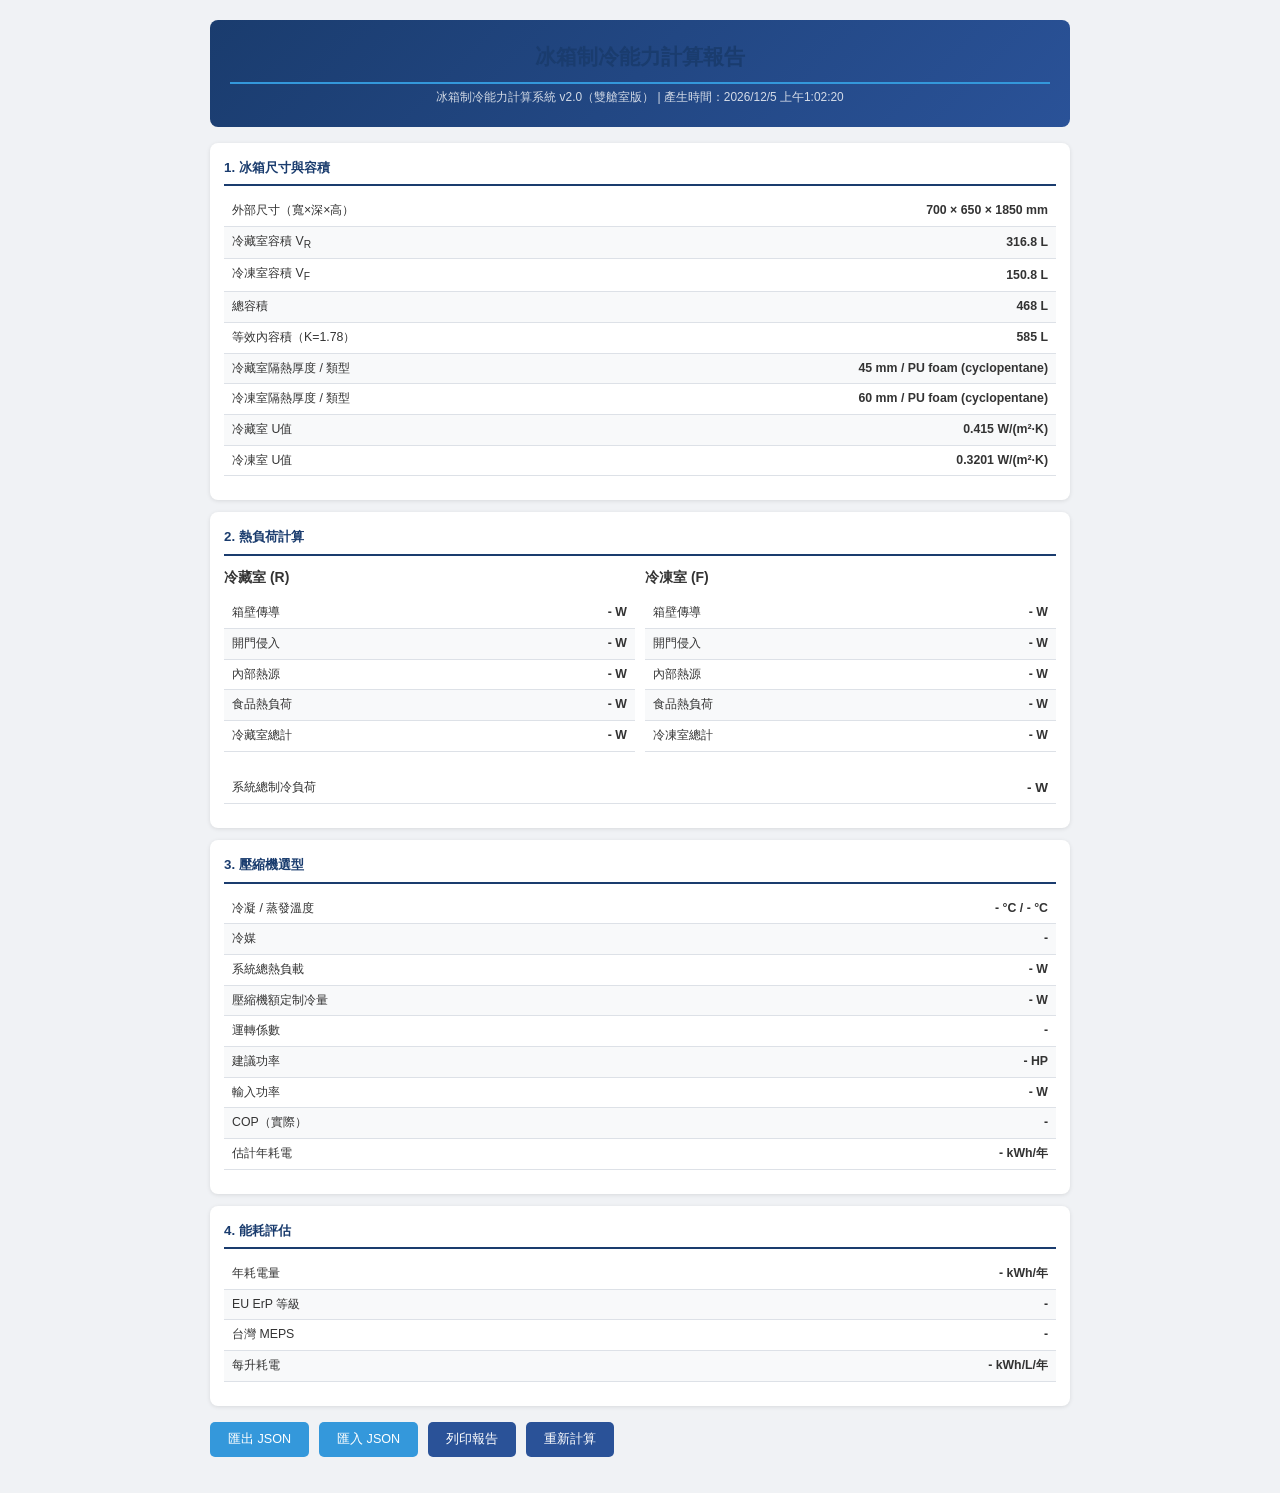
<file: pages/report.html>
<!DOCTYPE html>
<html lang="zh-TW">
<head>
  <meta charset="UTF-8">
  <meta name="viewport" content="width=device-width, initial-scale=1.0">
  <title>計算報告 - 冰箱制冷能力計算系統</title>
  <link rel="stylesheet" href="../css/style.css">
  <style>
    @media print { nav, .action-row, button, .no-print { display: none !important; } body { background: #fff; } .page { padding: 10px; max-width: 100%; } }
    .report-header { background: linear-gradient(135deg,#1a3c6e,#2a5298);color:#fff;padding:20px;border-radius:8px;margin-bottom:16px;text-align:center; }
    .report-header h1 { font-size:1.5em;margin:0 0 4px 0; }
    .report-header .subtitle { opacity:0.8;font-size:0.85em; }
    .report-section { background:#fff;border-radius:8px;padding:14px;margin-bottom:12px;box-shadow:0 1px 4px rgba(0,0,0,0.1); }
    .report-section h3 { color:#1a3c6e;font-size:0.95em;margin:0 0 10px 0;border-bottom:2px solid #1a3c6e;padding-bottom:6px; }
    .data-table { width:100%;border-collapse:collapse;font-size:0.88em; }
    .data-table tr:nth-child(even) { background:#f5f7ff; }
    .data-table td { padding:5px 8px; }
    .data-table td:last-child { text-align:right;font-weight:700; }
    .tag { display:inline-block;padding:2px 8px;border-radius:10px;font-size:0.75em;font-weight:700; }
    .tag-ok { background:#e8f5e9;color:#2e7d32; }
    .tag-fail { background:#ffebee;color:#c62828; }
    .two-col { display:grid;grid-template-columns:1fr 1fr;gap:10px; }
  </style>
</head>
<body>
<div class="page">
  <div class="report-header">
    <h1>冰箱制冷能力計算報告</h1>
    <div class="subtitle">冰箱制冷能力計算系統 v2.0（雙艙室版） | 產生時間：<span id="gen_time">-</span></div>
  </div>

  <!-- Step 1: 尺寸與容積 -->
  <div class="report-section">
    <h3>1. 冰箱尺寸與容積</h3>
    <table class="data-table">
      <tr><td>外部尺寸（寬×深×高）</td><td id="r_dims">- mm</td></tr>
      <tr><td>冷藏室容積 V<sub>R</sub></td><td id="r_V_R">- L</td></tr>
      <tr><td>冷凍室容積 V<sub>F</sub></td><td id="r_V_F">- L</td></tr>
      <tr><td>總容積</td><td id="r_V_total">- L</td></tr>
      <tr><td>等效內容積（K=1.78）</td><td id="r_V_eq">- L</td></tr>
      <tr><td>冷藏室隔熱厚度 / 類型</td><td id="r_R_ins">- mm / -</td></tr>
      <tr><td>冷凍室隔熱厚度 / 類型</td><td id="r_F_ins">- mm / -</td></tr>
      <tr><td>冷藏室 U值</td><td id="r_R_U">- W/(m²·K)</td></tr>
      <tr><td>冷凍室 U值</td><td id="r_F_U">- W/(m²·K)</td></tr>
    </table>
  </div>

  <!-- Step 2: 熱負荷 -->
  <div class="report-section">
    <h3>2. 熱負荷計算</h3>
    <div class="two-col">
      <div>
        <b>冷藏室 (R)</b>
        <table class="data-table">
          <tr><td>箱壁傳導</td><td id="r_R_wall">- W</td></tr>
          <tr><td>開門侵入</td><td id="r_R_door">- W</td></tr>
          <tr><td>內部熱源</td><td id="r_R_internal">- W</td></tr>
          <tr><td>食品熱負荷</td><td id="r_R_product">- W</td></tr>
          <tr><td>冷藏室總計</td><td id="r_R_total">- W</td></tr>
        </table>
      </div>
      <div>
        <b>冷凍室 (F)</b>
        <table class="data-table">
          <tr><td>箱壁傳導</td><td id="r_F_wall">- W</td></tr>
          <tr><td>開門侵入</td><td id="r_F_door">- W</td></tr>
          <tr><td>內部熱源</td><td id="r_F_internal">- W</td></tr>
          <tr><td>食品熱負荷</td><td id="r_F_product">- W</td></tr>
          <tr><td>冷凍室總計</td><td id="r_F_total">- W</td></tr>
        </table>
      </div>
    </div>
    <table class="data-table" style="margin-top:10px;">
      <tr><td>系統總制冷負荷</td><td id="r_Q_total" style="font-size:1.1em;">- W</td></tr>
    </table>
  </div>

  <!-- Step 3: 壓縮機 -->
  <div class="report-section">
    <h3>3. 壓縮機選型</h3>
    <table class="data-table">
      <tr><td>冷凝 / 蒸發溫度</td><td id="r_Temps">- °C / - °C</td></tr>
      <tr><td>冷媒</td><td id="r_refrig">-</td></tr>
      <tr><td>系統總熱負載</td><td id="r_Q_heat">- W</td></tr>
      <tr><td>壓縮機額定制冷量</td><td id="r_Q_cooling">- W</td></tr>
      <tr><td>運轉係數</td><td id="r_runtime">-</td></tr>
      <tr><td>建議功率</td><td id="r_HP">- HP</td></tr>
      <tr><td>輸入功率</td><td id="r_P_in">- W</td></tr>
      <tr><td>COP（實際）</td><td id="r_COP">-</td></tr>
      <tr><td>估計年耗電</td><td id="r_AE">- kWh/年</td></tr>
    </table>
  </div>

  <!-- Step 4: 能耗 -->
  <div class="report-section">
    <h3>4. 能耗評估</h3>
    <table class="data-table">
      <tr><td>年耗電量</td><td id="r_AE_final">- kWh/年</td></tr>
      <tr><td>EU ErP 等級</td><td id="r_Erp">-</td></tr>
      <tr><td>台灣 MEPS</td><td id="r_MEPS">-</td></tr>
      <tr><td>每升耗電</td><td id="r_per_L">- kWh/L/年</td></tr>
    </table>
  </div>

  <div class="action-row no-print">
    <button class="btn btn-primary" onclick="exportJSON()">匯出 JSON</button>
    <button class="btn btn-primary" onclick="document.getElementById('importFile').click()">匯入 JSON</button>
    <input type="file" id="importFile" accept=".json" style="display:none" onchange="importJSON(event)">
    <button class="btn btn-secondary" onclick="window.print()">列印報告</button>
    <button class="btn btn-secondary" onclick="parent.goTo('cabinet')">重新計算</button>
  </div>
</div>

<script src="../js/calculator.js"></script>
<script>
function getSavedData() { return JSON.parse(localStorage.getItem('refrig_calc') || '{}'); }

function setText(id, text) {
  const el = document.getElementById(id);
  if (el) el.textContent = text;
}

function fmtW(val) {
  if (val == null || val === '' || Number.isNaN(Number(val))) return '- W';
  const n = Number(val);
  return (Number.isInteger(n) ? n : n.toFixed(1)) + ' W';
}

function generateReport() {
  const s = getSavedData();
  setText('gen_time', new Date().toLocaleString('zh-TW'));

  // Step 1
  const V_R = parseFloat(s.vol?.V_R) || 0;
  const V_F = parseFloat(s.vol?.V_F) || 0;
  const hasDims = s.width_mm && s.depth_mm && s.height_mm;
  setText('r_dims', hasDims ? `${s.width_mm} × ${s.depth_mm} × ${s.height_mm} mm` : '- mm');
  setText('r_V_R', V_R ? V_R + ' L' : '- L');
  setText('r_V_F', V_F ? V_F + ' L' : '- L');
  setText('r_V_total', (V_R + V_F) ? (V_R + V_F).toFixed(0) + ' L' : '- L');
  setText('r_V_eq', (V_R + V_F) ? (V_R + 1.78 * V_F).toFixed(0) + ' L' : '- L');
  setText('r_R_ins', s.R?.ins_mm != null ? `${s.R.ins_mm} mm / ${s.R.ins_type || '-'}` : '- mm / -');
  setText('r_F_ins', s.F?.ins_mm != null ? `${s.F.ins_mm} mm / ${s.F.ins_type || '-'}` : '- mm / -');
  setText('r_R_U', s.wall_R?.U_wall != null ? s.wall_R.U_wall + ' W/(m²·K)' : '- W/(m²·K)');
  setText('r_F_U', s.wall_F?.U_wall != null ? s.wall_F.U_wall + ' W/(m²·K)' : '- W/(m²·K)');

  // Step 2 - detailed breakdown
  const r_R = s.Q_R_detail || {};
  const r_F = s.Q_F_detail || {};
  setText('r_R_wall', fmtW(r_R.wall));
  setText('r_R_door', fmtW(r_R.door));
  setText('r_R_internal', fmtW(r_R.internal));
  setText('r_R_product', fmtW(r_R.product));
  setText('r_R_total', fmtW(s.Q?.Q_R));
  setText('r_F_wall', fmtW(r_F.wall));
  setText('r_F_door', fmtW(r_F.door));
  setText('r_F_internal', fmtW(r_F.internal));
  setText('r_F_product', fmtW(r_F.product));
  setText('r_F_total', fmtW(s.Q?.Q_F));
  setText('r_Q_total', fmtW(s.Q?.Q_total));

  // Step 3
  if (s.compressor) {
    const c = s.compressor;
    const runtime = c.runtime_factor ?? ((s.F?.Ti != null && s.F.Ti < 0) ? 0.55 : 0.40);
    const Q_heat = c.Q_total_W ?? s.Q?.Q_total;
    setText('r_Temps', `${c.T_cond_C ?? '-'}°C / ${c.T_evap_C ?? '-'}°C`);
    setText('r_refrig', `${c.refrigerant || '-'}（GWP=${c.refGWP ?? '-'}）`);
    setText('r_Q_heat', fmtW(Q_heat));
    setText('r_Q_cooling', fmtW(c.Q_cooling_W));
    setText('r_runtime', runtime);
    setText('r_HP', c.P_HP != null ? c.P_HP + ' HP' : '- HP');
    setText('r_P_in', c.P_input_W != null ? c.P_input_W + ' W' : '- W');
    setText('r_COP', c.COP_actual != null ? String(c.COP_actual) : '-');
    const AE_est = c.AE_kWh_year ?? (parseFloat(c.P_input_W) / 1000) * 24 * 365 * runtime;
    setText('r_AE', Number.isFinite(AE_est) ? AE_est + ' kWh/年' : '- kWh/年');
  } else {
    setText('r_Temps', '- °C / - °C');
    setText('r_refrig', '-');
    setText('r_Q_heat', fmtW(s.Q?.Q_total));
    setText('r_Q_cooling', '- W');
    setText('r_runtime', '-');
    setText('r_HP', '- HP');
    setText('r_P_in', '- W');
    setText('r_COP', '-');
    setText('r_AE', '- kWh/年');
  }

  // Step 4
  let AE_kWh_step4 = null;
  if (s.energy) {
    setText('r_AE_final', s.energy.AE_kWh_year != null ? s.energy.AE_kWh_year + ' kWh/年' : '- kWh/年');
    setText('r_Erp', s.energy.EEI != null ? `EEI ${s.energy.EEI}` : '-');
    if (s.energy.MEPS) {
      const m = s.energy.MEPS;
      const passStr = m.pass ? '合格' : '不合格';
      setText('r_MEPS', `E.F.=${m.EF_actual} / 基準=${m.EF_base}（${m.ratio_pct}%）→ ${passStr}`);
    } else {
      setText('r_MEPS', '-');
    }
    setText('r_per_L', s.energy.per_L != null ? s.energy.per_L + ' kWh/L/年' : '- kWh/L/年');
    AE_kWh_step4 = s.energy.AE_kWh_year;
  } else if (s.compressor) {
    // 由 Step 3 資料即時計算能耗（若尚未進入 energy 頁）
    const c = s.compressor;
    const P_in = parseFloat(c.P_input_W);
    const rf = c.runtime_factor ?? ((s.F?.Ti != null && s.F.Ti < 0) ? 0.55 : 0.40);
    if (Number.isFinite(P_in) && P_in > 0) {
      AE_kWh_step4 = c.AE_kWh_year ?? Math.round((P_in / 1000) * 24 * 365 * rf);
      const V_total = (parseFloat(s.vol?.V_R) || 0) + (parseFloat(s.vol?.V_F) || 0);
      const AE_std = 124 + 0.233 * V_total;
      const EEI = Math.round((AE_kWh_step4 / AE_std) * 100);
      const erpGrade = EEI < 30 ? 'A' : EEI < 42 ? 'B' : EEI < 55 ? 'C' : EEI < 80 ? 'D' : EEI < 95 ? 'E' : EEI < 110 ? 'F' : 'G';
      const per_L = V_total > 0 ? (AE_kWh_step4 / V_total).toFixed(2) : '-';
      setText('r_AE_final', AE_kWh_step4 + ' kWh/年');
      setText('r_Erp', `EEI ${EEI}（${erpGrade} 級）`);
      setText('r_MEPS', '（請至 Step 4 查看台灣能效）');
      setText('r_per_L', per_L !== '-' ? per_L + ' kWh/L/年' : '- kWh/L/年');
    } else {
      setText('r_AE_final', '- kWh/年');
      setText('r_Erp', '-');
      setText('r_MEPS', '-');
      setText('r_per_L', '- kWh/L/年');
    }
  } else {
    setText('r_AE_final', '- kWh/年');
    setText('r_Erp', '-');
    setText('r_MEPS', '-');
    setText('r_per_L', '- kWh/L/年');
  }
  // 將正確的 AE_kWh_year 同步寫入 energy（確保匯出 JSON 一致）
  if (AE_kWh_step4 != null && s.energy) {
    s.energy.AE_kWh_year = AE_kWh_step4;
  }
}

window.generateReport = generateReport;

function exportJSON() {
  const s = getSavedData();
  s._exportTime = new Date().toISOString();
  s._version = '2.0';
  const blob = new Blob([JSON.stringify(s, null, 2)], { type: 'application/json' });
  const url = URL.createObjectURL(blob);
  const a = document.createElement('a');
  a.href = url;
  a.download = `fridge_calc_${Date.now()}.json`;
  a.click();
  URL.revokeObjectURL(url);
}

function importJSON(event) {
  const file = event.target.files[0];
  if (!file) return;
  const reader = new FileReader();
  reader.onload = e => {
    try {
      const data = JSON.parse(e.target.result);
      if (!data.width_mm) throw new Error('Invalid format');
      // 步驟1：匯入並儲存
      localStorage.setItem('refrig_calc', JSON.stringify(data));
      // 步驟2：依序在各頁觸發重新計算（從 Step 1 開始，因為它是 source）
      // 每頁的 window.addEventListener('load') 會自動重新計算並寫入 localStorage
      generateReport();
      alert('匯入成功！報告已更新。若需重算各步驟，請依序開啟 Step 1～4。');
    } catch(err) {
      alert('匯入失敗：' + err.message);
    }
    event.target.value = '';
  };
  reader.readAsText(file);
}

window.addEventListener('load', generateReport);
window.addEventListener('message', (e) => {
  if (e.data?.type === 'refreshReport') generateReport();
});
window.addEventListener('storage', (e) => {
  if (e.key === 'refrig_calc') generateReport();
});
document.addEventListener('visibilitychange', () => {
  if (document.visibilityState === 'visible') generateReport();
});
</script>
</body>
</html>
</file>
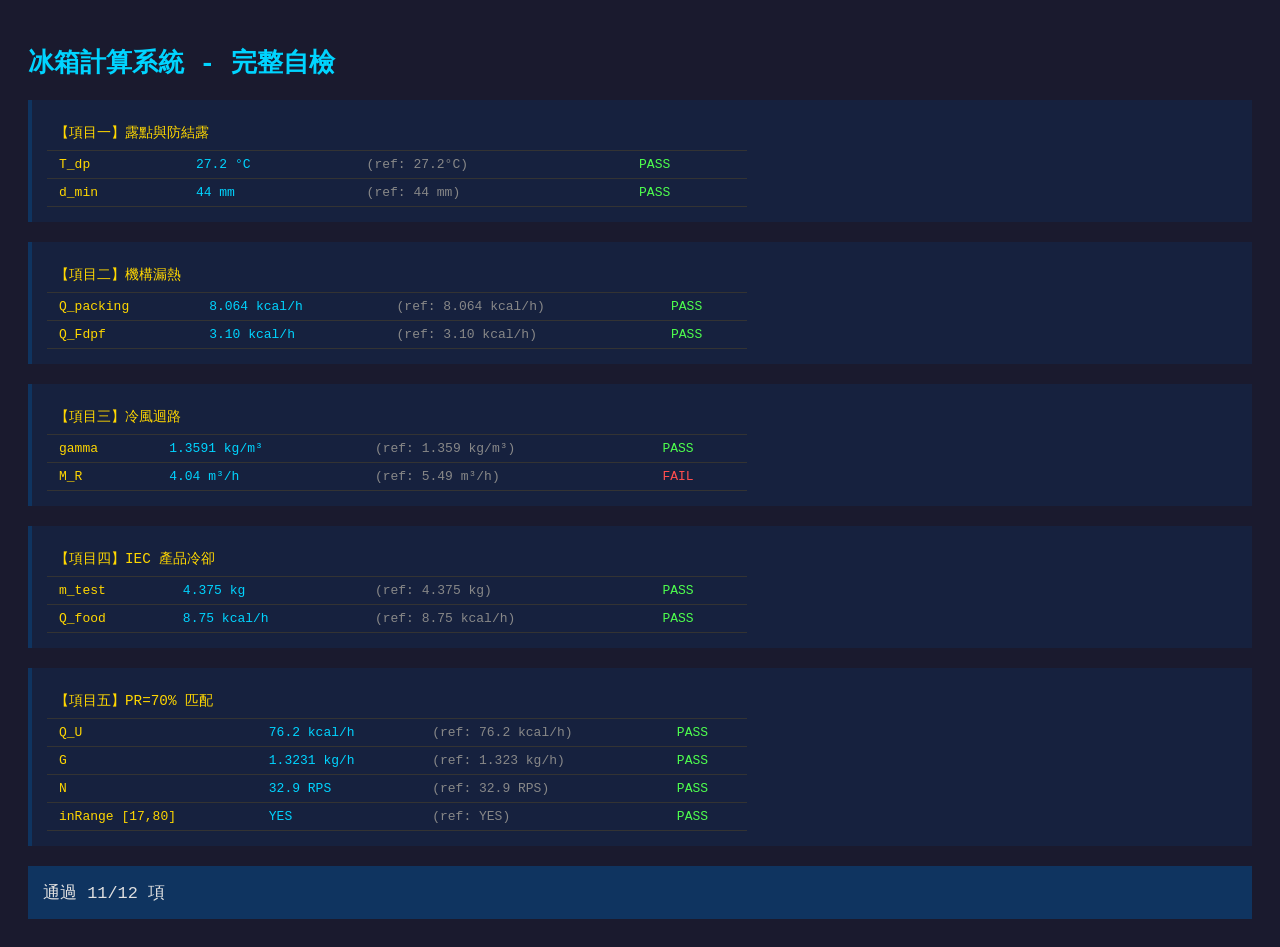
<file: pages/selfcheck.html>
<!DOCTYPE html>
<html>
<head>
<meta charset="UTF-8">
<title>Calculator Self-Check - SR-C48DV</title>
<style>
body { font-family: monospace; background: #1a1a2e; color: #e0e0e0; padding: 20px; }
h1 { color: #00d4ff; }
.test-section { margin: 20px 0; padding: 15px; background: #16213e; border-left: 4px solid #0f3460; }
.pass { color: #4eff4e; }
.fail { color: #ff4e4e; }
.ref { color: #888; }
table { border-collapse: collapse; width: 100%; max-width: 700px; }
td { padding: 6px 12px; border-bottom: 1px solid #333; }
td:first-child { color: #ffd700; }
.actual { color: #00d4ff; }
.summary { font-size: 1.3em; margin-top: 20px; padding: 15px; background: #0f3460; }
</style>
</head>
<body>
<h1>冰箱計算系統 - 完整自檢</h1>
<div id="results">載入中...</div>

<script src="../js/calculator.js"></script>
<script>
const R = window.RefrigCalc;

function line(label, actual, ref, pass, unit) {
  const passClass = pass ? 'pass' : 'fail';
  return '<tr><td>' + label + '</td><td class="actual">' + actual + ' ' + unit + 
         '</td><td class="ref">(ref: ' + ref + ')</td><td class="' + passClass + '">' + 
         (pass ? 'PASS' : 'FAIL') + '</td></tr>';
}

function section(title) {
  return '<div class="test-section"><table>' + 
         '<tr><td colspan="4" style="color:#ffd700;font-size:1.1em;padding:8px">' + title + '</td></tr>';
}

function endSection() { return '</table></div>'; }

let html = '';
const r = R.generateSelfCheckRefAll();

html += section('【項目一】露點與防結露');
html += line('T_dp', r.item1.T_dp.toFixed(1), '27.2°C', r.item1.T_dp_pass, '°C');
html += line('d_min', r.item1.d_min_mm.toFixed(0), '44 mm', r.item1.d_min_pass, 'mm');
html += endSection();

html += section('【項目二】機構漏熱');
html += line('Q_packing', r.item2.Q_packing_kcalh.toFixed(3), '8.064 kcal/h', r.item2.packing_pass, 'kcal/h');
html += line('Q_Fdpf', r.item2.Q_Fdpf_kcalh.toFixed(2), '3.10 kcal/h', r.item2.dpc_pass, 'kcal/h');
html += endSection();

html += section('【項目三】冷風迴路');
html += line('gamma', r.item3.gamma.toFixed(4), '1.359 kg/m³', r.item3.gamma_pass, 'kg/m³');
html += line('M_R', r.item3.M_R_m3h.toFixed(2), '5.49 m³/h', r.item3.M_R_pass, 'm³/h');
html += endSection();

html += section('【項目四】IEC 產品冷卻');
html += line('m_test', r.item4.m_test_kg.toFixed(3), '4.375 kg', r.item4.m_test_pass, 'kg');
html += line('Q_food', r.item4.Q_food_kcalh.toFixed(2), '8.75 kcal/h', r.item4.Q_food_pass, 'kcal/h');
html += endSection();

html += section('【項目五】PR=70% 匹配');
html += line('Q_U', r.item5.Q_U_kcalh, '76.2 kcal/h', r.item5.Q_U_pass, 'kcal/h');
html += line('G', r.item5.G_kg_h.toFixed(4), '1.323 kg/h', r.item5.G_pass, 'kg/h');
html += line('N', r.item5.N_rps, '32.9 RPS', r.item5.N_pass, 'RPS');
html += line('inRange [17,80]', r.item5.inRange ? 'YES' : 'NO', 'YES', r.item5.inRange, '');
html += endSection();

const allItems = [r.item1.T_dp_pass, r.item1.d_min_pass, r.item2.packing_pass, r.item2.dpc_pass,
                  r.item3.gamma_pass, r.item3.M_R_pass, r.item4.m_test_pass, r.item4.Q_food_pass,
                  r.item5.Q_U_pass, r.item5.G_pass, r.item5.N_pass, r.item5.inRange];
const passCount = allItems.filter(Boolean).length;
html += '<div class="summary">' + (r.all_pass ? '全部通過: <span class="pass">PASS</span>' : 
  '通過 ' + passCount + '/' + allItems.length + ' 項') + '</div>';

document.getElementById('results').innerHTML = html;
</script>
</body>
</html>
</file>
<file: css/style.css>
/* === Global Styles === */
:root {
  --primary: #1a3c6e;
  --secondary: #2a5298;
  --accent: #3498db;
  --success: #27ae60;
  --warning: #e67e22;
  --danger: #e74c3c;
  --bg: #f0f2f5;
  --white: #ffffff;
  --grey: #95a5a6;
  --border: #dde1e7;
  --text: #333;
}

* { box-sizing: border-box; margin: 0; padding: 0; }

body {
  font-family: "Segoe UI", "Microsoft JhengHei", "PingFang TC", sans-serif;
  background: var(--bg);
  color: var(--text);
  font-size: 14px;
  line-height: 1.6;
}

header {
  background: var(--primary);
  color: var(--white);
  padding: 16px 24px;
  display: flex;
  align-items: center;
  gap: 20px;
}

header h1 {
  font-size: 1.3em;
  letter-spacing: 1px;
}

header p {
  font-size: 0.8em;
  color: #aabbcc;
}

/* Navigation */
nav {
  background: var(--secondary);
  display: flex;
  flex-wrap: wrap;
  gap: 4px;
  padding: 6px 10px;
}

nav button {
  background: rgba(255,255,255,0.1);
  color: #ddeeff;
  border: none;
  padding: 8px 16px;
  border-radius: 4px;
  cursor: pointer;
  font-size: 0.85em;
  transition: background 0.2s;
  min-width: 80px;
}

nav button:hover { background: rgba(255,255,255,0.25); }
nav button.active { background: var(--white); color: var(--primary); font-weight: 600; }

/* Main Content */
.container { padding: 12px; }

iframe {
  width: 100%;
  height: 88vh;
  border: 1px solid var(--border);
  border-radius: 6px;
  background: var(--white);
  display: none;
}

iframe.active { display: block; }

/* Footer */
footer {
  text-align: center;
  padding: 10px;
  font-size: 0.75em;
  color: var(--grey);
  border-top: 1px solid var(--border);
}

/* === Page Content Styles === */
.page {
  padding: 20px;
  max-width: 900px;
  margin: auto;
}

.page h1 {
  font-size: 1.4em;
  color: var(--primary);
  border-bottom: 2px solid var(--accent);
  padding-bottom: 8px;
  margin-bottom: 16px;
}

.page h2 {
  font-size: 1.1em;
  color: var(--secondary);
  border-left: 4px solid var(--accent);
  padding-left: 10px;
  margin: 20px 0 10px;
}

.page h3 {
  font-size: 0.95em;
  color: var(--primary);
  margin: 14px 0 8px;
}

/* Section Cards */
.section {
  background: var(--white);
  border: 1px solid var(--border);
  border-radius: 8px;
  padding: 16px;
  margin-bottom: 14px;
}

.section-title {
  font-size: 0.85em;
  font-weight: 600;
  color: var(--secondary);
  margin-bottom: 12px;
  display: flex;
  align-items: center;
  gap: 6px;
}

/* Form Grid */
.form-grid {
  display: grid;
  grid-template-columns: repeat(auto-fit, minmax(220px, 1fr));
  gap: 12px;
}

.input-group {
  display: flex;
  flex-direction: column;
}

.input-group label {
  font-size: 0.82em;
  font-weight: 600;
  color: #555;
  margin-bottom: 4px;
}

.input-group label .unit {
  font-weight: 400;
  color: var(--grey);
  font-size: 0.9em;
}

.input-group input,
.input-group select {
  padding: 8px 10px;
  border: 1px solid #ccc;
  border-radius: 4px;
  font-size: 1em;
  background: #fafafa;
  transition: border-color 0.2s;
}

.input-group input:focus,
.input-group select:focus {
  border-color: var(--accent);
  outline: none;
  background: #fff;
}

/* Buttons */
.btn {
  display: inline-block;
  padding: 9px 18px;
  border: none;
  border-radius: 5px;
  cursor: pointer;
  font-size: 0.9em;
  transition: opacity 0.2s;
}

.btn-primary {
  background: var(--accent);
  color: var(--white);
}

.btn-primary:hover { opacity: 0.85; }

.btn-secondary {
  background: var(--secondary);
  color: var(--white);
}

.btn-success {
  background: var(--success);
  color: var(--white);
}

/* Result Cards */
.result-card {
  background: #f8f9fa;
  border: 1px solid var(--border);
  border-radius: 6px;
  padding: 14px;
  margin-bottom: 10px;
}

.result-card .label {
  font-size: 0.8em;
  color: var(--grey);
  margin-bottom: 4px;
}

.result-card .value {
  font-size: 1.25em;
  font-weight: 700;
  color: var(--primary);
}

.result-card .sub {
  font-size: 0.78em;
  color: var(--grey);
  margin-top: 3px;
}

/* Formula Display */
.formula-box {
  background: #eef7ff;
  border: 1px solid #b8d9f5;
  border-radius: 4px;
  padding: 10px 14px;
  font-size: 0.85em;
  color: #2c5e8a;
  margin: 8px 0;
}

.formula-box code {
  font-family: "Consolas", monospace;
  background: rgba(0,0,0,0.06);
  padding: 1px 4px;
  border-radius: 3px;
}

/* Tables */
.data-table {
  width: 100%;
  border-collapse: collapse;
  font-size: 0.88em;
  margin: 10px 0;
}

.data-table th {
  background: var(--secondary);
  color: var(--white);
  padding: 8px 12px;
  text-align: left;
}

.data-table td {
  padding: 7px 12px;
  border-bottom: 1px solid var(--border);
}

.data-table tr:nth-child(even) td { background: #f8f9fa; }

.data-table .highlight { color: var(--accent); font-weight: 600; }

/* Status Indicator */
.status {
  display: inline-flex;
  align-items: center;
  gap: 5px;
  padding: 3px 10px;
  border-radius: 12px;
  font-size: 0.8em;
  font-weight: 600;
}

.status-ok { background: #d4edda; color: #155724; }
.status-warn { background: #fff3cd; color: #856404; }
.status-error { background: #f8d7da; color: #721c24; }

/* Action Row */
.action-row {
  display: flex;
  gap: 10px;
  margin: 16px 0;
  flex-wrap: wrap;
}

/* Two Column Layout */
.two-col {
  display: grid;
  grid-template-columns: 1fr 1fr;
  gap: 16px;
}

@media (max-width: 600px) {
  .two-col { grid-template-columns: 1fr; }
}

/* Info Box */
.info-box {
  background: #eef7ff;
  border-left: 4px solid var(--accent);
  padding: 10px 14px;
  border-radius: 0 4px 4px 0;
  margin: 10px 0;
  font-size: 0.88em;
}

/* Progress Steps */
.steps {
  display: flex;
  gap: 0;
  margin-bottom: 16px;
}

.step {
  flex: 1;
  text-align: center;
  padding: 8px;
  background: #e0e0e0;
  font-size: 0.78em;
  color: #777;
}

.step.active { background: var(--accent); color: #fff; font-weight: 600; }
.step.done { background: var(--success); color: #fff; }

/* Print Styles */
@media print {
  nav, footer, .action-row, button { display: none !important; }
  .page { padding: 0; }
  body { background: #fff; }
}
</file>
